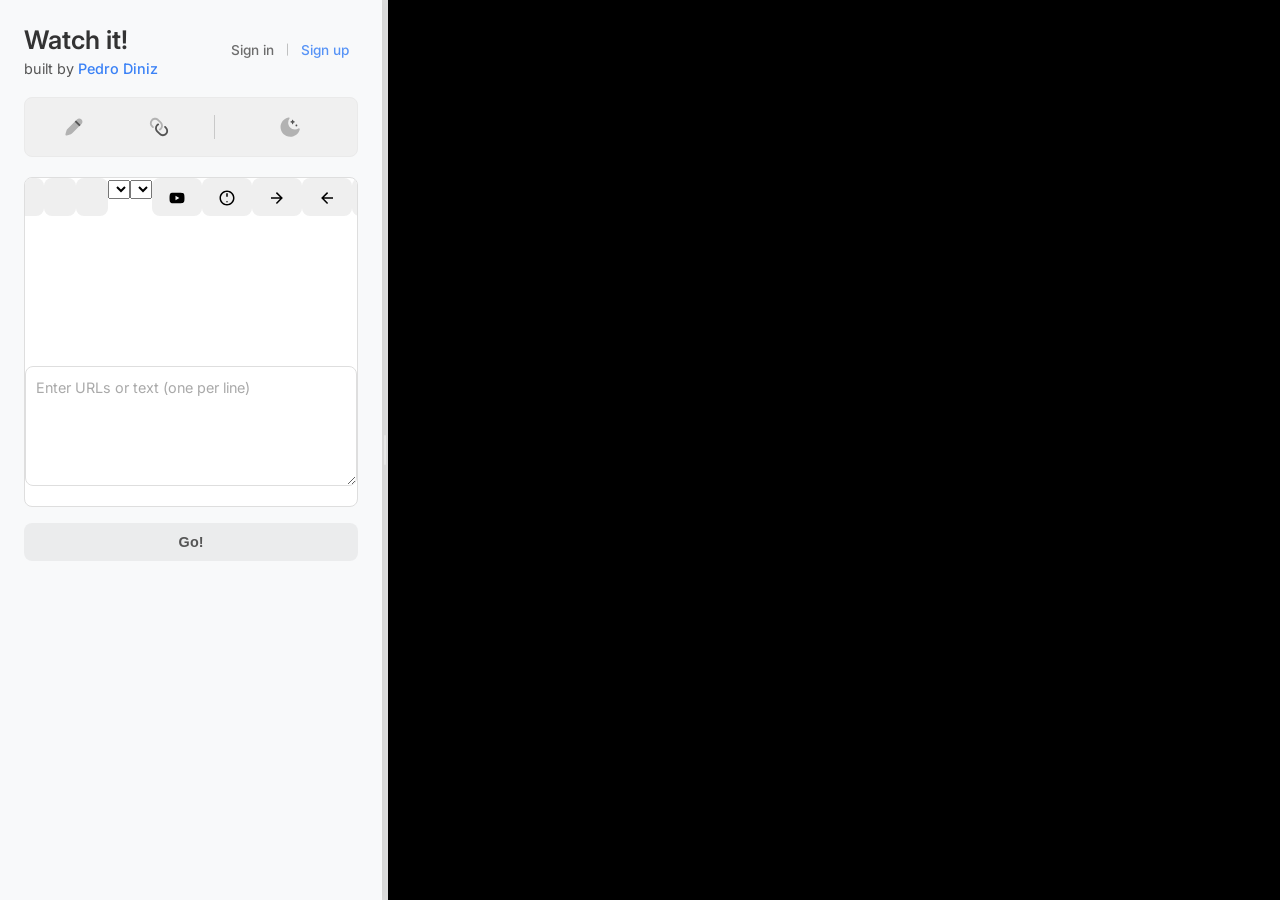
<file: index.html>
<!DOCTYPE html>
<html lang="en">
<head>
    <meta charset="UTF-8">
    <meta name="viewport" content="width=device-width, initial-scale=1.0">
    <title>Watch it!</title>
    <link rel="preconnect" href="https://fonts.googleapis.com">
    <link rel="preconnect" href="https://fonts.gstatic.com" crossorigin>
    <link href="https://fonts.googleapis.com/css2?family=Inter:wght@400;500;600&family=Roboto:wght@400;700&display=swap" rel="stylesheet">
    <!-- Include Quill stylesheet and library -->
    <link href="https://cdn.quilljs.com/1.3.6/quill.snow.css" rel="stylesheet">
    <link rel="stylesheet" href="styles.css">
</head>
<body>
    <!-- Auth links are now inside the toolbar -->
    <div id="left-panel">
        <div class="header-container">
            <div class="title-container">
                <h1>
                    <span class="title-text">Watch it!</span>
                </h1>
                <h2 class="attribution">
                    built by <a href="https://www.linkedin.com/in/pedro-diniz-619733a2/" target="_blank">Pedro Diniz</a>
                </h2>
            </div>
            <!-- Auth links -->
            <div class="auth-links" id="auth-links-container">
                <a href="#" id="signin-link">Sign in</a>
                <a href="#" id="signup-link">Sign up</a>
            </div>
        </div>
        <div class="toolbar-container">
            <div class="toolbar-group">
                <button class="toolbar-icon" id="edit-text-icon">
                    <img src="icons/pen.svg" alt="Edit text" width="20" height="20">
                    <span class="custom-tooltip">Edit text</span>
                </button>
                <!-- Save button commented out -->
                <!--
                <button class="toolbar-icon">
                    <img src="icons/floppy.svg" alt="Save" width="20" height="20">
                    <span class="custom-tooltip">Save</span>
                </button>
                -->
                <!-- Open button commented out -->
                <!--
                <button class="toolbar-icon">
                    <img src="icons/folder.svg" alt="Open" width="20" height="20">
                    <span class="custom-tooltip">Open</span>
                </button>
                -->
                <button class="toolbar-icon" id="share-icon">
                    <img src="icons/link.svg" alt="Share" width="20" height="20">
                    <span class="custom-tooltip">Share</span>
                    <div id="clipboard-feedback">Link copied!</div>
                </button>
            </div>
            <div class="toolbar-separator"></div>
            <div class="toolbar-group">
                <!-- New document button commented out -->
                <!--
                <button class="toolbar-icon">
                    <img src="icons/new-file.svg" alt="New document" width="20" height="20">
                    <span class="custom-tooltip">New document</span>
                </button>
                -->
                <button class="toolbar-icon" id="theme-toggle-icon">
                    <img src="icons/sun.svg" alt="Light mode" width="20" height="20" class="theme-icon-dark">
                    <img src="icons/moon.svg" alt="Dark mode" width="20" height="20" class="theme-icon-light">
                    <span class="custom-tooltip theme-tooltip">Dark mode</span>
                </button>
            </div>
        </div>
        <!-- Edit share container removed as functionality is now in the icons -->
        <div class="input-section">
            <!-- Editor tooltip removed -->
            <div id="editor-container">
                <div id="editor-toolbar">
                    <span class="ql-formats">
                        <button class="ql-bold quill-button" title="Bold">
                            <span class="custom-tooltip">Bold</span>
                        </button>
                        <button class="ql-italic quill-button" title="Italic">
                            <span class="custom-tooltip">Italic</span>
                        </button>
                        <button class="ql-underline quill-button" title="Underline">
                            <span class="custom-tooltip">Underline</span>
                        </button>
                        <button class="ql-strike quill-button" title="Strikethrough">
                            <span class="custom-tooltip">Strikethrough</span>
                        </button>
                        <span class="quill-select-container">
                            <select class="ql-color" title="Text Color"></select>
                            <span class="custom-tooltip">Text Color</span>
                        </span>
                        <span class="quill-select-container">
                            <select class="ql-background" title="Background Color"></select>
                            <span class="custom-tooltip">Background Color</span>
                        </span>
                        <button id="add-youtube-link" class="quill-button" title="Add YouTube Link">
                            <svg viewBox="0 0 24 24" width="18" height="18">
                                <path fill="currentColor" d="M10,15L15.19,12L10,9V15M21.56,7.17C21.69,7.64 21.78,8.27 21.84,9.07C21.91,9.87 21.94,10.56 21.94,11.16L22,12C22,14.19 21.84,15.8 21.56,16.83C21.31,17.73 20.73,18.31 19.83,18.56C19.36,18.69 18.5,18.78 17.18,18.84C15.88,18.91 14.69,18.94 13.59,18.94L12,19C7.81,19 5.2,18.84 4.17,18.56C3.27,18.31 2.69,17.73 2.44,16.83C2.31,16.36 2.22,15.73 2.16,14.93C2.09,14.13 2.06,13.44 2.06,12.84L2,12C2,9.81 2.16,8.2 2.44,7.17C2.69,6.27 3.27,5.69 4.17,5.44C4.64,5.31 5.5,5.22 6.82,5.16C8.12,5.09 9.31,5.06 10.41,5.06L12,5C16.19,5 18.8,5.16 19.83,5.44C20.73,5.69 21.31,6.27 21.56,7.17Z" />
                            </svg>
                            <span class="custom-tooltip">Add YouTube Link</span>
                        </button>
                        <button id="add-spoiler" class="quill-button" title="Add Spoiler">
                            <svg viewBox="0 0 24 24" width="18" height="18">
                                <path fill="currentColor" d="M12,2C17.52,2 22,6.48 22,12C22,17.52 17.52,22 12,22C6.48,22 2,17.52 2,12C2,6.48 6.48,2 12,2M12,4C7.58,4 4,7.58 4,12C4,16.42 7.58,20 12,20C16.42,20 20,16.42 20,12C20,7.58 16.42,4 12,4M13,10.25H11V5.75H13V10.25M12,18C11.45,18 11,17.55 11,17C11,16.45 11.45,16 12,16C12.55,16 13,16.45 13,17C13,17.55 12.55,18 12,18Z" />
                            </svg>
                            <span class="custom-tooltip">Add Spoiler</span>
                        </button>
                        <button id="section-start" class="quill-button" title="Section Start">
                            <svg viewBox="0 0 24 24" width="18" height="18">
                                <path fill="currentColor" d="M4,11V13H16L10.5,18.5L11.92,19.92L19.84,12L11.92,4.08L10.5,5.5L16,11H4Z" />
                            </svg>
                            <span class="custom-tooltip">Section Start</span>
                        </button>
                        <button id="section-end" class="quill-button" title="Section End">
                            <svg viewBox="0 0 24 24" width="18" height="18">
                                <path fill="currentColor" d="M20,11V13H8L13.5,18.5L12.08,19.92L4.16,12L12.08,4.08L13.5,5.5L8,11H20Z" />
                            </svg>
                            <span class="custom-tooltip">Section End</span>
                        </button>
                        <button id="add-break" class="quill-button" title="Add Break">
                            <svg viewBox="0 0 24 24" width="18" height="18">
                                <path fill="currentColor" d="M19,13H5V11H19V13Z" />
                            </svg>
                            <span class="custom-tooltip">Add Break</span>
                        </button>
                    </span>
                </div>
                <!-- Rich editor will be implemented in Step 11 -->
                <div id="rich-editor" style="display: none;"></div>
                <!-- Temporarily show textarea for testing until rich editor is implemented -->
                <textarea id="url-input" rows="6" style="width: 100%; padding: 10px;" placeholder="Enter URLs or text (one per line)"></textarea>
            </div>
            <div class="button-container">
                <button id="go-button">Go!</button>
            </div>
        </div>
        <div id="title-fetch-feedback">
            Title fetched successfully!
        </div>
        <div id="links-container"></div>
    </div>
    <div id="resizer"></div>
    <div id="right-panel">
        <iframe id="viewer" src="about:blank"></iframe>
    </div>
    
    <!-- Add YouTube Link Modal -->
    <div id="add-youtube-modal" class="modal">
        <div class="modal-content">
            <div id="modal-title-feedback">Title fetched successfully!</div>
            <div class="modal-header">
                <h3>Add YouTube Link</h3>
            </div>
            <div class="modal-body">
                <div class="form-group">
                    <label for="youtube-url">YouTube URL:</label>
                    <input type="text" id="youtube-url" />
                </div>
                <div class="form-group context-group">
                    <label for="youtube-context">Context (optional):</label>
                    <div class="context-input-container">
                        <input type="text" id="youtube-context" placeholder="Use // for line breaks" />
                        <button type="button" id="add-linebreak-btn" class="secondary-button">Line break</button>
                    </div>
                </div>
                <div class="form-group">
                    <label for="youtube-title">Custom Title (optional):</label>
                    <div class="context-input-container">
                        <input type="text" id="youtube-title" />
                        <button type="button" id="fetch-youtube-title-btn" class="secondary-button">Fetch Title</button>
                    </div>
                </div>
                
                <div class="time-inputs">
                    <div class="form-group">
                        <label for="youtube-start-time">Start Time (optional):</label>
                        <input type="text" id="youtube-start-time" placeholder="e.g., 1:30" />
                        <p class="format-note">Format: MM:SS or H:MM:SS</p>
                    </div>
                    <div class="form-group">
                        <label for="youtube-end-time">End Time (optional):</label>
                        <input type="text" id="youtube-end-time" placeholder="e.g., 2:45" />
                        <p class="format-note">Format: MM:SS or H:MM:SS</p>
                    </div>
                </div>
                
                <div class="modal-actions">
                    <button id="insert-youtube-link-btn" class="primary-button">Insert</button>
                    <button id="cancel-youtube-link-btn" class="cancel-button">Cancel</button>
                </div>
            </div>
        </div>
    </div>
    
    <!-- Sign In Modal -->
    <div id="signin-modal" class="modal">
        <div class="modal-content">
            <div id="signin-modal-feedback">Sign in successful!</div>
            <div class="modal-header">
                <h3>Sign In</h3>
            </div>
            <div class="modal-body">
                <div class="form-group">
                    <label for="signin-username-email">Username or Email:</label>
                    <input type="text" id="signin-username-email" />
                </div>
                <div class="form-group">
                    <label for="signin-password">Password:</label>
                    <input type="password" id="signin-password" />
                </div>
                <div class="signin-form-options">
                    <div class="checkbox-group">
                        <input type="checkbox" id="signin-remember-me" />
                        <label for="signin-remember-me">Remember me</label>
                    </div>
                    
                    <div class="forgot-password-container">
                        <a href="#" id="forgot-password-link">Forgot your password?</a>
                    </div>
                </div>
                
                <div class="modal-actions">
                    <button id="signin-btn" class="primary-button">Sign In</button>
                    <button id="signin-cancel-btn" class="cancel-button">Cancel</button>
                </div>
            </div>
        </div>
    </div>
    
    <!-- Sign Up Modal -->
    <div id="signup-modal" class="modal">
        <div class="modal-content">
            <div id="signup-modal-feedback">Account created successfully!</div>
            <div class="modal-header">
                <h3>Sign Up</h3>
            </div>
            <div class="modal-body">
                <div class="form-group">
                    <label for="signup-username">Username:</label>
                    <input type="text" id="signup-username" />
                </div>
                <div class="form-group">
                    <label for="signup-email">Email:</label>
                    <input type="email" id="signup-email" />
                </div>
                <div class="form-group">
                    <label for="signup-password">Password:</label>
                    <input type="password" id="signup-password" />
                </div>
                <div class="form-group">
                    <label for="signup-confirm-password">Confirm Password:</label>
                    <input type="password" id="signup-confirm-password" />
                </div>
                <div class="form-group checkbox-group">
                    <input type="checkbox" id="signup-terms" />
                    <label for="signup-terms">I agree to the Terms and Conditions</label>
                </div>
                
                <div class="modal-actions">
                    <button id="signup-btn" class="primary-button">Sign Up</button>
                    <button id="signup-cancel-btn" class="cancel-button">Cancel</button>
                </div>
            </div>
        </div>
    </div>
    
    <!-- Reset Password Modal -->
    <div id="reset-password-modal" class="modal">
        <div class="modal-content">
            <div id="reset-password-modal-feedback">Instructions sent successfully!</div>
            
            <div class="modal-header">
                <h3>Reset Password</h3>
            </div>
            
            <!-- Request Step -->
            <div id="reset-request-step" class="modal-body">
                <div class="form-group">
                    <label for="reset-email">Your Email:</label>
                    <input type="email" id="reset-email" placeholder="Enter your email address" />
                    <p class="format-note">We'll send instructions to reset your password</p>
                </div>
                
                <div class="modal-actions">
                    <button id="request-reset-btn" class="primary-button">Request Reset</button>
                    <button id="reset-cancel-btn" class="cancel-button">Cancel</button>
                </div>
            </div>
            
            <!-- Reset Step -->
            <div id="reset-password-step" class="modal-body" style="display: none;">
                <div class="form-group">
                    <label for="reset-token">Reset Token:</label>
                    <input type="text" id="reset-token" placeholder="Enter the token from the email" />
                    <p class="format-note">For demo purposes, the token is shown directly</p>
                </div>
                <div class="form-group">
                    <label for="reset-new-password">New Password:</label>
                    <input type="password" id="reset-new-password" />
                    <p class="format-note">Must be at least 6 characters</p>
                </div>
                <div class="form-group">
                    <label for="reset-confirm-password">Confirm Password:</label>
                    <input type="password" id="reset-confirm-password" />
                </div>
                
                <div class="modal-actions">
                    <button id="reset-password-btn" class="primary-button">Reset Password</button>
                    <button id="back-to-request-btn" class="secondary-button">Back</button>
                </div>
            </div>
        </div>
    </div>
    
    <!-- Spoiler Modal -->
    <div id="spoiler-modal" class="modal">
        <div class="modal-content">
            <div id="spoiler-modal-feedback">Spoiler inserted successfully!</div>
            
            <div class="modal-header">
                <h3>Add Spoiler Text</h3>
            </div>
            
            <div class="modal-body">
                <div class="form-group">
                    <label for="spoiler-text">Enter text to hide as spoiler:</label>
                    <textarea id="spoiler-text" rows="3"></textarea>
                </div>
                
                <div class="form-group">
                    <label for="spoiler-custom-prompt-input">Custom Prompt Text (optional):</label>
                    <input type="text" id="spoiler-custom-prompt-input" placeholder="e.g., Reveal hint">
                </div>
                
                <div class="modal-actions">
                    <button id="insert-spoiler-btn" class="primary-button">Insert</button>
                    <button id="cancel-spoiler-btn" class="cancel-button">Cancel</button>
                </div>
            </div>
        </div>
    </div>

    <script src="https://cdn.quilljs.com/1.3.6/quill.min.js"></script>
    <script src="js/app.js" type="module"></script>
</body>
</html>
</file>
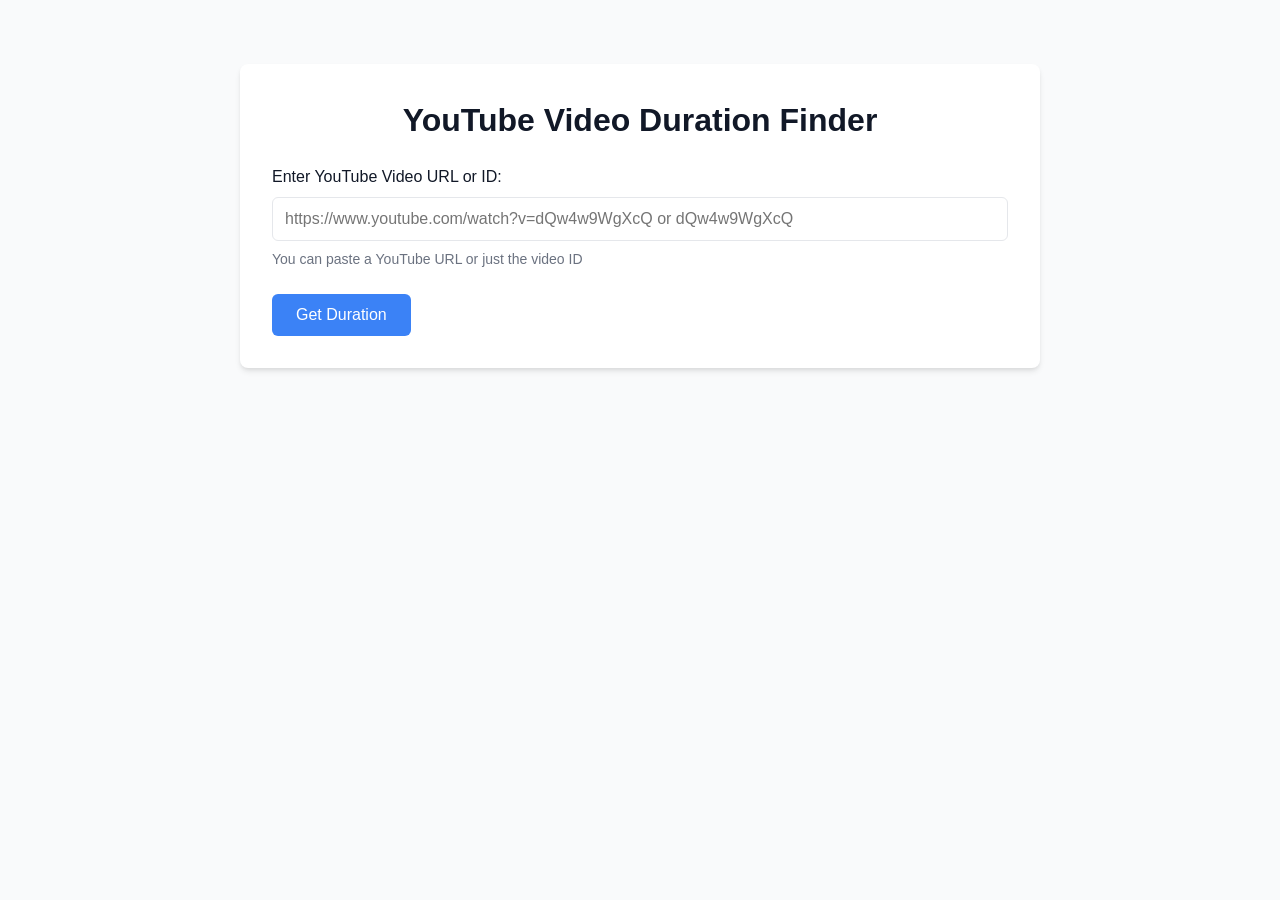
<file: youtube-duration.html>
<!DOCTYPE html>
<html lang="en">
<head>
    <meta charset="UTF-8">
    <meta name="viewport" content="width=device-width, initial-scale=1.0">
    <title>YouTube Video Duration Finder</title>
    <style>
        :root {
            --primary-color: #3B82F6;
            --bg-color: #f9fafb;
            --card-bg: #ffffff;
            --text-color: #111827;
            --border-color: #e5e7eb;
            --success-color: #10b981;
            --error-color: #ef4444;
        }

        @media (prefers-color-scheme: dark) {
            :root {
                --bg-color: #111827;
                --card-bg: #1f2937;
                --text-color: #f9fafb;
                --border-color: #374151;
            }
        }

        body {
            font-family: -apple-system, BlinkMacSystemFont, "Segoe UI", Roboto, Helvetica, Arial, sans-serif;
            background-color: var(--bg-color);
            color: var(--text-color);
            line-height: 1.5;
            padding: 2rem;
            max-width: 800px;
            margin: 0 auto;
        }

        .container {
            background-color: var(--card-bg);
            border-radius: 0.5rem;
            box-shadow: 0 4px 6px -1px rgba(0, 0, 0, 0.1), 0 2px 4px -1px rgba(0, 0, 0, 0.06);
            padding: 2rem;
            margin: 2rem auto;
        }

        h1 {
            color: var(--text-color);
            margin-top: 0;
            text-align: center;
        }

        .input-group {
            margin-bottom: 1.5rem;
        }

        label {
            display: block;
            margin-bottom: 0.5rem;
            font-weight: 500;
        }

        input[type="text"] {
            width: 100%;
            padding: 0.75rem;
            border: 1px solid var(--border-color);
            border-radius: 0.375rem;
            background-color: var(--card-bg);
            color: var(--text-color);
            font-size: 1rem;
            box-sizing: border-box;
        }

        input[type="text"]:focus {
            outline: none;
            border-color: var(--primary-color);
            box-shadow: 0 0 0 3px rgba(59, 130, 246, 0.3);
        }

        button {
            display: inline-block;
            background-color: var(--primary-color);
            color: white;
            border: none;
            border-radius: 0.375rem;
            padding: 0.75rem 1.5rem;
            font-size: 1rem;
            font-weight: 500;
            cursor: pointer;
            transition: background-color 0.2s;
        }

        button:hover {
            background-color: #2563eb;
        }

        button:disabled {
            opacity: 0.7;
            cursor: not-allowed;
        }

        .result {
            margin-top: 1.5rem;
            padding: 1.5rem;
            border-radius: 0.375rem;
            border: 1px solid var(--border-color);
            display: none;
        }

        .result.visible {
            display: block;
        }

        .result h2 {
            margin-top: 0;
            font-size: 1.25rem;
        }

        .duration {
            font-size: 2rem;
            font-weight: bold;
            color: var(--primary-color);
            text-align: center;
            margin: 1rem 0;
        }

        .video-title {
            font-size: 1.125rem;
            text-align: center;
            margin-bottom: 1rem;
        }

        .video-id {
            font-family: monospace;
            text-align: center;
            color: #6b7280;
            font-size: 0.875rem;
        }

        .details {
            margin-top: 1.5rem;
            background-color: rgba(59, 130, 246, 0.1);
            border-radius: 0.375rem;
            padding: 1rem;
            font-size: 0.875rem;
        }

        .details p {
            margin: 0.25rem 0;
        }

        .details code {
            background-color: rgba(0, 0, 0, 0.1);
            padding: 0.125rem 0.25rem;
            border-radius: 0.25rem;
            font-family: monospace;
        }

        .error {
            color: var(--error-color);
            background-color: rgba(239, 68, 68, 0.1);
            padding: 1rem;
            border-radius: 0.375rem;
            margin-top: 1rem;
            display: none;
        }

        .error.visible {
            display: block;
        }

        .info-text {
            font-size: 0.875rem;
            color: #6b7280;
            margin-top: 0.5rem;
        }

        .loading {
            display: none;
            text-align: center;
            margin: 1rem 0;
        }

        .loading.visible {
            display: block;
        }

        .loading-spinner {
            display: inline-block;
            width: 2rem;
            height: 2rem;
            border: 3px solid rgba(59, 130, 246, 0.3);
            border-radius: 50%;
            border-top-color: var(--primary-color);
            animation: spin 1s linear infinite;
        }

        @keyframes spin {
            to {
                transform: rotate(360deg);
            }
        }
    </style>
</head>
<body>
    <div class="container">
        <h1>YouTube Video Duration Finder</h1>
        
        <div class="input-group">
            <label for="youtube-url">Enter YouTube Video URL or ID:</label>
            <input type="text" id="youtube-url" placeholder="https://www.youtube.com/watch?v=dQw4w9WgXcQ or dQw4w9WgXcQ">
            <p class="info-text">You can paste a YouTube URL or just the video ID</p>
        </div>
        
        <button id="get-duration" type="button">Get Duration</button>
        
        <div class="loading" id="loading">
            <div class="loading-spinner"></div>
            <p>Fetching video information...</p>
        </div>
        
        <div class="error" id="error"></div>
        
        <div class="result" id="result">
            <h2>Video Information</h2>
            <div class="video-title" id="video-title"></div>
            <div class="duration" id="duration"></div>
            <div class="video-id" id="video-id"></div>
            
            <div class="details" id="details">
                <p><strong>Duration in seconds:</strong> <span id="duration-seconds"></span></p>
                <p><strong>Method used:</strong> <span id="method-used"></span></p>
            </div>
        </div>
    </div>

    <script>
        document.addEventListener('DOMContentLoaded', function() {
            const urlInput = document.getElementById('youtube-url');
            const getDurationButton = document.getElementById('get-duration');
            const loadingElement = document.getElementById('loading');
            const errorElement = document.getElementById('error');
            const resultElement = document.getElementById('result');
            const durationElement = document.getElementById('duration');
            const videoTitleElement = document.getElementById('video-title');
            const videoIdElement = document.getElementById('video-id');
            const durationSecondsElement = document.getElementById('duration-seconds');
            const methodUsedElement = document.getElementById('method-used');
            
            // Handle Enter key in the input field
            urlInput.addEventListener('keyup', function(event) {
                if (event.key === 'Enter') {
                    getDurationButton.click();
                }
            });
            
            // Handle button click
            getDurationButton.addEventListener('click', async function() {
                const url = urlInput.value.trim();
                
                if (!url) {
                    showError('Please enter a YouTube URL or video ID');
                    return;
                }
                
                // Extract video ID from URL or use the input if it's just the ID
                const videoId = extractVideoId(url);
                
                if (!videoId) {
                    showError('Invalid YouTube URL or video ID');
                    return;
                }
                
                // Clear previous results
                clearResults();
                
                // Show loading
                loadingElement.classList.add('visible');
                getDurationButton.disabled = true;
                
                try {
                    // Try to get video information
                    const videoInfo = await getVideoInformation(videoId);
                    
                    // Update UI with results
                    displayResults(videoInfo);
                } catch (error) {
                    console.error('Error getting video information:', error);
                    showError('Failed to get video information: ' + error.message);
                } finally {
                    // Hide loading
                    loadingElement.classList.remove('visible');
                    getDurationButton.disabled = false;
                }
            });
            
            // Function to extract video ID from various YouTube URL formats
            function extractVideoId(input) {
                // Check if input is just the video ID (11 characters)
                if (/^[a-zA-Z0-9_-]{11}$/.test(input)) {
                    return input;
                }
                
                // Try to extract from URL
                let match;
                
                // youtu.be short URL format
                if (input.includes('youtu.be/')) {
                    match = input.match(/youtu\.be\/([a-zA-Z0-9_-]{11})/);
                    if (match) return match[1];
                }
                
                // Standard youtube.com URL formats
                match = input.match(/youtube\.com\/(watch\?v=|v\/|embed\/|shorts\/)([a-zA-Z0-9_-]{11})/);
                if (match) return match[2];
                
                // URL with v parameter
                const url = new URL(input, 'https://example.com');
                const videoId = url.searchParams.get('v');
                if (videoId && videoId.length === 11) return videoId;
                
                return null;
            }
            
            // Function to get video information from a video ID
            async function getVideoInformation(videoId) {
                // Define methods to try
                const methods = [
                    { name: 'Predefined list', fn: getPredefinedVideoInfo },
                    { name: 'Cached data', fn: getCachedVideoInfo },
                    { name: 'oEmbed API', fn: getOEmbedVideoInfo },
                    { name: 'HTML content', fn: getVideoInfoFromHTML }
                ];
                
                // Try each method in order
                for (const method of methods) {
                    try {
                        const info = await method.fn(videoId);
                        if (info && info.duration) {
                            return { ...info, method: method.name };
                        }
                    } catch (error) {
                        console.warn(`Method ${method.name} failed:`, error);
                    }
                }
                
                // If all methods fail, make an educated guess
                return {
                    title: `YouTube Video: ${videoId}`,
                    duration: estimateVideoDuration(videoId),
                    videoId: videoId,
                    method: 'Estimation'
                };
            }
            
            // Method 1: Use predefined video information
            async function getPredefinedVideoInfo(videoId) {
                const predefinedVideos = {
                    // Tech/Education
                    'DI-LKs3GpeE': { title: 'Former Google CEO: "China Will Win AI Race Unless We Act Now"', duration: 3683 }, // 1:01:23
                    'jNQXAC9IVRw': { title: 'Me at the zoo', duration: 19 }, // 0:19
                    'LXb3EKWsInQ': { title: 'Git & GitHub Crash Course For Beginners', duration: 2059 }, // 34:19
                    'fNVa1qMbF9Y': { title: 'GitHub Tutorial - Beginner\'s Training Guide', duration: 665 }, // 11:05
                    'rfscVS0vtbw': { title: 'Learn Python - Full Course for Beginners', duration: 16922 }, // 4:42:02
                    
                    // Music
                    'b4QIaBMvZqc': { title: 'FUSION BAIÃO | Mateus Starling Quarteto | QUINTO', duration: 238 }, // 3:58
                    'dQw4w9WgXcQ': { title: 'Rick Astley - Never Gonna Give You Up', duration: 212 }, // 3:32
                    '9bZkp7q19f0': { title: 'PSY - GANGNAM STYLE(강남스타일)', duration: 253 }, // 4:13
                    '_CL6n0FJZpk': { title: 'Michael Jackson - Billie Jean (Official Video)', duration: 294 }, // 4:54
                    '6Ejga4kJUts': { title: 'The Cranberries - Zombie (Official Music Video)', duration: 307 }, // 5:07
                    
                    // Popular videos
                    'fC7oUOUEEi4': { title: 'Get Stick Bugged lol', duration: 11 }, // 0:11
                    'CttYJgr9vgQ': { title: 'Interstellar - TARS vs CASE', duration: 196 }, // 3:16
                    'mhJRzQsLZGg': { title: 'Bloopers That Were Better Than The Original Scene', duration: 899 }, // 14:59
                    'sOnqjkJTMaA': { title: 'Michael Jordan Top 50 All Time Plays', duration: 623 } // 10:23
                };
                
                if (predefinedVideos[videoId]) {
                    return {
                        title: predefinedVideos[videoId].title,
                        duration: predefinedVideos[videoId].duration,
                        videoId: videoId
                    };
                }
                
                return null;
            }
            
            // Method 2: Use cached data from localStorage
            async function getCachedVideoInfo(videoId) {
                const cached = localStorage.getItem(`video_info_${videoId}`);
                if (cached) {
                    return JSON.parse(cached);
                }
                return null;
            }
            
            // Method 3: Use YouTube's oEmbed API
            async function getOEmbedVideoInfo(videoId) {
                const oEmbedUrl = `https://www.youtube.com/oembed?url=https://www.youtube.com/watch?v=${videoId}&format=json`;
                const response = await fetch(oEmbedUrl);
                
                if (!response.ok) {
                    throw new Error(`oEmbed API failed with status: ${response.status}`);
                }
                
                const data = await response.json();
                
                // oEmbed doesn't provide duration, so we have to fetch the HTML
                const title = data.title;
                
                // Need to fetch HTML separately to get duration
                const htmlInfo = await getVideoInfoFromHTML(videoId);
                
                return {
                    title: title,
                    duration: htmlInfo ? htmlInfo.duration : null,
                    videoId: videoId
                };
            }
            
            // Method 4: Extract information from HTML
            async function getVideoInfoFromHTML(videoId) {
                // Use CORS proxy to get around CORS restrictions
                const corsProxy = 'https://corsproxy.io/?';
                const url = `${corsProxy}https://www.youtube.com/watch?v=${videoId}`;
                
                const response = await fetch(url, {
                    headers: {
                        'User-Agent': 'Mozilla/5.0 (Windows NT 10.0; Win64; x64) AppleWebKit/537.36 (KHTML, like Gecko) Chrome/91.0.4472.124 Safari/537.36'
                    }
                });
                
                if (!response.ok) {
                    throw new Error(`Failed to fetch HTML: ${response.status}`);
                }
                
                const html = await response.text();
                
                // Try to extract title
                let title = '';
                const titleMatch = html.match(/<title>([^<]*)<\/title>/);
                if (titleMatch && titleMatch[1]) {
                    title = titleMatch[1].replace(' - YouTube', '');
                }
                
                // Try different patterns to extract duration
                
                // Pattern 1: Look for "lengthSeconds" in the JSON data
                let lengthSecondsMatch = html.match(/"lengthSeconds":\s*"(\d+)"/);
                if (!lengthSecondsMatch) {
                    lengthSecondsMatch = html.match(/"lengthSeconds":\s*(\d+)/);
                }
                
                if (lengthSecondsMatch && lengthSecondsMatch[1]) {
                    const duration = parseInt(lengthSecondsMatch[1], 10);
                    
                    // Cache the result
                    localStorage.setItem(`video_info_${videoId}`, JSON.stringify({
                        title: title,
                        duration: duration,
                        videoId: videoId
                    }));
                    
                    return {
                        title: title,
                        duration: duration,
                        videoId: videoId
                    };
                }
                
                // Pattern 2: Look for "approxDurationMs" in the JSON data
                let durationMsMatch = html.match(/"approxDurationMs":\s*"(\d+)"/);
                if (!durationMsMatch) {
                    durationMsMatch = html.match(/"approxDurationMs":\s*(\d+)/);
                }
                
                if (durationMsMatch && durationMsMatch[1]) {
                    const durationMs = parseInt(durationMsMatch[1], 10);
                    const duration = Math.floor(durationMs / 1000);
                    
                    // Cache the result
                    localStorage.setItem(`video_info_${videoId}`, JSON.stringify({
                        title: title,
                        duration: duration,
                        videoId: videoId
                    }));
                    
                    return {
                        title: title,
                        duration: duration,
                        videoId: videoId
                    };
                }
                
                // Pattern 3: Look for duration in ISO 8601 format
                const isoDurationMatch = html.match(/PT((\d+)H)?((\d+)M)?((\d+)S)?/);
                if (isoDurationMatch) {
                    let duration = 0;
                    const hours = isoDurationMatch[2] ? parseInt(isoDurationMatch[2], 10) : 0;
                    const minutes = isoDurationMatch[4] ? parseInt(isoDurationMatch[4], 10) : 0;
                    const seconds = isoDurationMatch[6] ? parseInt(isoDurationMatch[6], 10) : 0;
                    
                    duration = hours * 3600 + minutes * 60 + seconds;
                    
                    if (duration > 0) {
                        // Cache the result
                        localStorage.setItem(`video_info_${videoId}`, JSON.stringify({
                            title: title,
                            duration: duration,
                            videoId: videoId
                        }));
                        
                        return {
                            title: title,
                            duration: duration,
                            videoId: videoId
                        };
                    }
                }
                
                // Pattern 4: Look for "duration" in seconds
                const simpleDurationMatch = html.match(/"duration":\s*(\d+)/);
                if (simpleDurationMatch && simpleDurationMatch[1]) {
                    const duration = parseInt(simpleDurationMatch[1], 10);
                    
                    // Cache the result
                    localStorage.setItem(`video_info_${videoId}`, JSON.stringify({
                        title: title,
                        duration: duration,
                        videoId: videoId
                    }));
                    
                    return {
                        title: title,
                        duration: duration,
                        videoId: videoId
                    };
                }
                
                // Pattern 5: Look for length in video details text
                const detailsMatch = html.match(/(\d+)\s+minute[s]?(?:\s*,\s*(\d+)\s+second[s]?)?/);
                if (detailsMatch) {
                    const minutes = detailsMatch[1] ? parseInt(detailsMatch[1], 10) : 0;
                    const seconds = detailsMatch[2] ? parseInt(detailsMatch[2], 10) : 0;
                    const duration = minutes * 60 + seconds;
                    
                    // Cache the result
                    localStorage.setItem(`video_info_${videoId}`, JSON.stringify({
                        title: title,
                        duration: duration,
                        videoId: videoId
                    }));
                    
                    return {
                        title: title,
                        duration: duration,
                        videoId: videoId
                    };
                }
                
                // Return title only if we couldn't find duration
                if (title) {
                    return {
                        title: title,
                        duration: null,
                        videoId: videoId
                    };
                }
                
                return null;
            }
            
            // Function to make an educated guess about video duration
            function estimateVideoDuration(videoId) {
                // For educational content, use longer duration estimate
                if (videoId.startsWith('L') || videoId.startsWith('f') || videoId.startsWith('r')) {
                    return 1200; // 20 minutes
                }
                
                // For music videos, use medium duration estimate
                if (videoId.startsWith('d') || videoId.startsWith('9') || videoId.startsWith('_')) {
                    return 240; // 4 minutes
                }
                
                // Use the ASCII value of the first character as a semi-random but consistent number
                const firstChar = videoId.charAt(0);
                const asciiValue = firstChar.charCodeAt(0);
                
                // Generate a somewhat random but consistent duration between 3 and 15 minutes
                return 180 + (asciiValue % 15) * 60;
            }
            
            // Function to format seconds as hours, minutes, seconds
            function formatDuration(seconds) {
                const hours = Math.floor(seconds / 3600);
                const minutes = Math.floor((seconds % 3600) / 60);
                const remainingSeconds = seconds % 60;
                
                let formattedDuration = '';
                
                if (hours > 0) {
                    formattedDuration += `${hours}:`;
                    formattedDuration += `${minutes.toString().padStart(2, '0')}:`;
                } else {
                    formattedDuration += `${minutes}:`;
                }
                
                formattedDuration += remainingSeconds.toString().padStart(2, '0');
                
                return formattedDuration;
            }
            
            // Function to show error message
            function showError(message) {
                errorElement.textContent = message;
                errorElement.classList.add('visible');
                resultElement.classList.remove('visible');
            }
            
            // Function to clear results and errors
            function clearResults() {
                errorElement.textContent = '';
                errorElement.classList.remove('visible');
                resultElement.classList.remove('visible');
            }
            
            // Function to display the results
            function displayResults(videoInfo) {
                if (!videoInfo || !videoInfo.duration) {
                    showError('Could not determine video duration');
                    return;
                }
                
                // Format duration
                const formattedDuration = formatDuration(videoInfo.duration);
                
                // Update UI elements
                durationElement.textContent = formattedDuration;
                videoTitleElement.textContent = videoInfo.title || `Video: ${videoInfo.videoId}`;
                videoIdElement.textContent = `Video ID: ${videoInfo.videoId}`;
                durationSecondsElement.textContent = videoInfo.duration;
                methodUsedElement.textContent = videoInfo.method || 'Unknown';
                
                // Show result
                resultElement.classList.add('visible');
            }
        });
    </script>
</body>
</html>
</file>
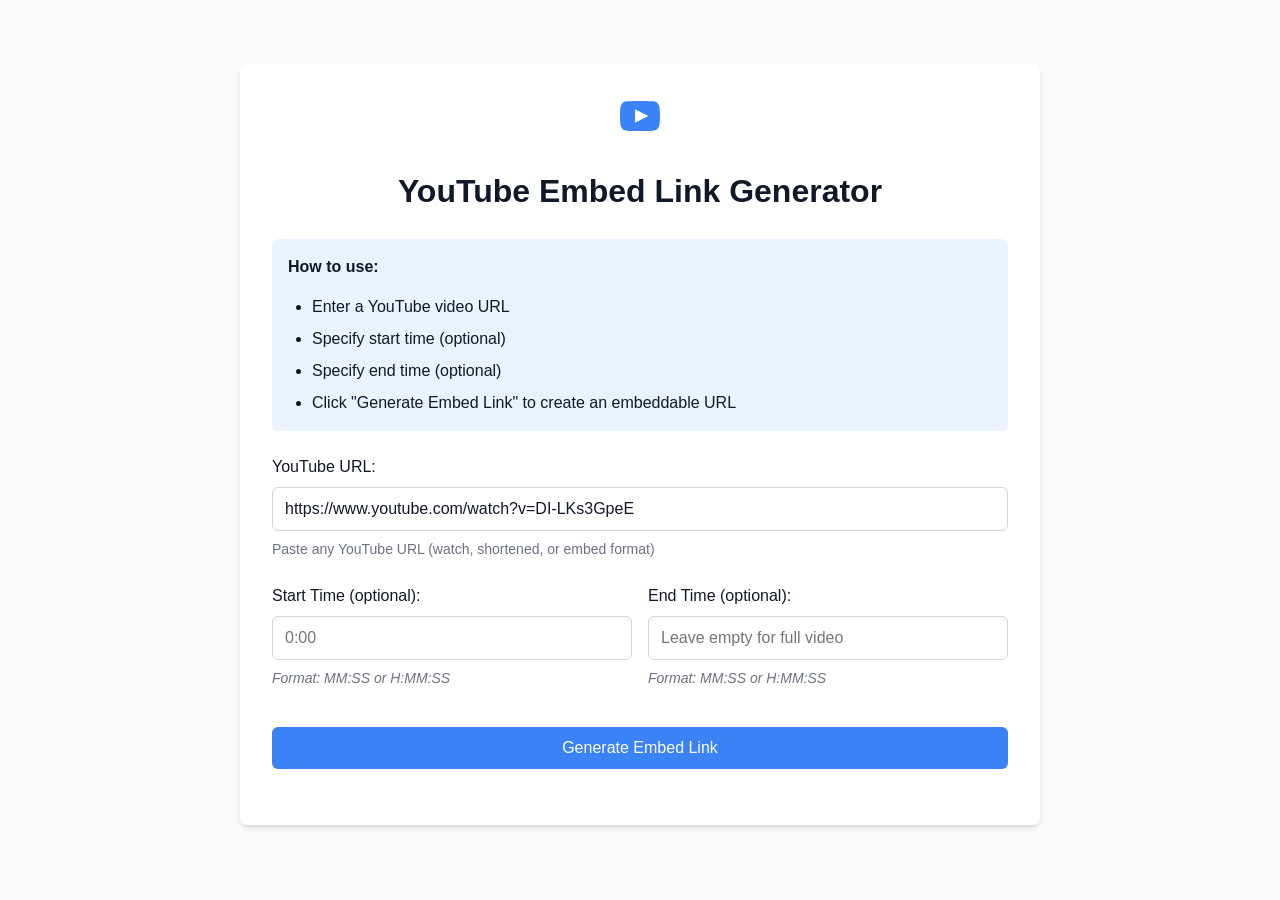
<file: youtube-embed.html>
<!DOCTYPE html>
<html lang="en">
<head>
    <meta charset="UTF-8">
    <meta name="viewport" content="width=device-width, initial-scale=1.0">
    <title>YouTube Embed Link Generator</title>
    <style>
        :root {
            --primary-color: #3B82F6;
            --bg-color: #f9fafb;
            --card-bg: #ffffff;
            --text-color: #111827;
            --border-color: #e5e7eb;
            --success-color: #10b981;
            --error-color: #ef4444;
            --input-bg: #ffffff;
            --input-border: #d1d5db;
        }

        @media (prefers-color-scheme: dark) {
            :root {
                --bg-color: #111827;
                --card-bg: #1f2937;
                --text-color: #f9fafb;
                --border-color: #374151;
                --input-bg: #374151;
                --input-border: #4b5563;
            }
        }

        body {
            font-family: -apple-system, BlinkMacSystemFont, "Segoe UI", Roboto, Helvetica, Arial, sans-serif;
            background-color: var(--bg-color);
            color: var(--text-color);
            line-height: 1.5;
            padding: 2rem;
            max-width: 800px;
            margin: 0 auto;
        }

        .container {
            background-color: var(--card-bg);
            border-radius: 0.5rem;
            box-shadow: 0 4px 6px -1px rgba(0, 0, 0, 0.1), 0 2px 4px -1px rgba(0, 0, 0, 0.06);
            padding: 2rem;
            margin: 2rem auto;
        }

        h1 {
            color: var(--text-color);
            margin-top: 0;
            text-align: center;
            margin-bottom: 1.5rem;
        }

        .input-group {
            margin-bottom: 1.5rem;
        }

        label {
            display: block;
            margin-bottom: 0.5rem;
            font-weight: 500;
        }

        input[type="text"], input[type="url"] {
            width: 100%;
            padding: 0.75rem;
            border: 1px solid var(--input-border);
            border-radius: 0.375rem;
            background-color: var(--input-bg);
            color: var(--text-color);
            font-size: 1rem;
            box-sizing: border-box;
        }

        input[type="text"]:focus, input[type="url"]:focus {
            outline: none;
            border-color: var(--primary-color);
            box-shadow: 0 0 0 3px rgba(59, 130, 246, 0.3);
        }

        .time-inputs {
            display: flex;
            gap: 1rem;
        }

        .time-inputs .input-group {
            flex: 1;
        }

        button {
            display: block;
            width: 100%;
            background-color: var(--primary-color);
            color: white;
            border: none;
            border-radius: 0.375rem;
            padding: 0.75rem 1.5rem;
            font-size: 1rem;
            font-weight: 500;
            cursor: pointer;
            transition: background-color 0.2s;
            margin-bottom: 1.5rem;
        }

        button:hover {
            background-color: #2563eb;
        }

        button:disabled {
            opacity: 0.7;
            cursor: not-allowed;
        }

        .result {
            margin-top: 2rem;
            padding: 1.5rem;
            border-radius: 0.375rem;
            border: 1px solid var(--border-color);
            display: none;
            background-color: rgba(59, 130, 246, 0.1);
        }

        .result.visible {
            display: block;
        }

        .result h2 {
            margin-top: 0;
            font-size: 1.25rem;
            margin-bottom: 1rem;
        }

        .embed-link {
            font-family: monospace;
            word-break: break-all;
            padding: 0.75rem;
            background-color: var(--card-bg);
            border: 1px solid var(--border-color);
            border-radius: 0.375rem;
            margin-bottom: 1.5rem;
        }

        .preview {
            margin-top: 1.5rem;
            width: 100%;
            border: 1px solid var(--border-color);
            border-radius: 0.375rem;
            overflow: hidden;
            background-color: #000;
        }

        iframe {
            width: 100%;
            height: 450px;
            border: none;
        }

        .copy-button {
            background-color: var(--success-color);
            margin-bottom: 0;
        }

        .copy-button:hover {
            background-color: #0d9488;
        }

        .error {
            display: none;
            color: var(--error-color);
            background-color: rgba(239, 68, 68, 0.1);
            padding: 1rem;
            border-radius: 0.375rem;
            margin-bottom: 1.5rem;
        }

        .error.visible {
            display: block;
        }

        .info-text {
            font-size: 0.875rem;
            color: #6b7280;
            margin-top: 0.5rem;
        }

        .instructions {
            background-color: rgba(59, 130, 246, 0.1);
            border-radius: 0.375rem;
            padding: 1rem;
            margin-bottom: 1.5rem;
        }

        .instructions h3 {
            margin-top: 0;
            font-size: 1rem;
        }

        .instructions ul {
            margin-bottom: 0;
            padding-left: 1.5rem;
        }

        .instructions li {
            margin-bottom: 0.5rem;
        }

        .instructions li:last-child {
            margin-bottom: 0;
        }

        .format-note {
            font-style: italic;
            margin-top: 0.5rem;
            font-size: 0.875rem;
            color: #6b7280;
        }

        .logo {
            margin-bottom: 1.5rem;
            text-align: center;
        }

        .logo svg {
            height: 40px;
            width: auto;
            color: var(--primary-color);
        }

        @media (max-width: 600px) {
            .time-inputs {
                flex-direction: column;
                gap: 0;
            }
        }
    </style>
</head>
<body>
    <div class="container">
        <div class="logo">
            <svg xmlns="http://www.w3.org/2000/svg" viewBox="0 0 24 24" fill="currentColor">
                <path d="M19.615 3.184c-3.604-.246-11.631-.245-15.23 0-3.897.266-4.356 2.62-4.385 8.816.029 6.185.484 8.549 4.385 8.816 3.6.245 11.626.246 15.23 0 3.897-.266 4.356-2.62 4.385-8.816-.029-6.185-.484-8.549-4.385-8.816zm-10.615 12.816v-8l8 3.993-8 4.007z"/>
            </svg>
        </div>

        <h1>YouTube Embed Link Generator</h1>

        <div class="instructions">
            <h3>How to use:</h3>
            <ul>
                <li>Enter a YouTube video URL</li>
                <li>Specify start time (optional)</li>
                <li>Specify end time (optional)</li>
                <li>Click "Generate Embed Link" to create an embeddable URL</li>
            </ul>
        </div>

        <div class="input-group">
            <label for="youtube-url">YouTube URL:</label>
            <input type="url" id="youtube-url" placeholder="https://www.youtube.com/watch?v=DI-LKs3GpeE">
            <p class="info-text">Paste any YouTube URL (watch, shortened, or embed format)</p>
        </div>

        <div class="time-inputs">
            <div class="input-group">
                <label for="start-time">Start Time (optional):</label>
                <input type="text" id="start-time" placeholder="0:00">
                <p class="format-note">Format: MM:SS or H:MM:SS</p>
            </div>

            <div class="input-group">
                <label for="end-time">End Time (optional):</label>
                <input type="text" id="end-time" placeholder="Leave empty for full video">
                <p class="format-note">Format: MM:SS or H:MM:SS</p>
            </div>
        </div>

        <button id="generate-button">Generate Embed Link</button>

        <div class="error" id="error"></div>

        <div class="result" id="result">
            <h2>Embed Link</h2>
            <div class="embed-link" id="embed-link"></div>
            <button id="copy-button" class="copy-button">Copy Link</button>

            <h2>Preview</h2>
            <div class="preview">
                <iframe id="preview-iframe" src="about:blank" allowfullscreen></iframe>
            </div>
        </div>
    </div>

    <script>
        document.addEventListener('DOMContentLoaded', function() {
            const youtubeUrlInput = document.getElementById('youtube-url');
            const startTimeInput = document.getElementById('start-time');
            const endTimeInput = document.getElementById('end-time');
            const generateButton = document.getElementById('generate-button');
            const resultElement = document.getElementById('result');
            const embedLinkElement = document.getElementById('embed-link');
            const previewIframe = document.getElementById('preview-iframe');
            const copyButton = document.getElementById('copy-button');
            const errorElement = document.getElementById('error');

            // Handle Enter key
            [youtubeUrlInput, startTimeInput, endTimeInput].forEach(input => {
                input.addEventListener('keyup', function(event) {
                    if (event.key === 'Enter') {
                        generateButton.click();
                    }
                });
            });

            // Generate embed link
            generateButton.addEventListener('click', function() {
                const url = youtubeUrlInput.value.trim();
                const startTime = startTimeInput.value.trim();
                const endTime = endTimeInput.value.trim();

                // Clear any previous errors
                hideError();

                // Validate URL
                if (!url) {
                    showError('Please enter a YouTube URL');
                    return;
                }

                // Extract video ID
                const videoId = extractVideoId(url);
                if (!videoId) {
                    showError('Invalid YouTube URL. Please enter a valid YouTube video link.');
                    return;
                }

                // Convert time format to seconds
                let startSeconds = timeToSeconds(startTime);
                let endSeconds = timeToSeconds(endTime);

                // Validate times
                if (startTime && startSeconds === null) {
                    showError('Invalid start time format. Please use MM:SS or H:MM:SS format.');
                    return;
                }

                if (endTime && endSeconds === null) {
                    showError('Invalid end time format. Please use MM:SS or H:MM:SS format.');
                    return;
                }

                if (startSeconds !== null && endSeconds !== null && startSeconds >= endSeconds) {
                    showError('Start time must be less than end time.');
                    return;
                }

                // Generate embed URL
                let embedUrl = `https://www.youtube.com/embed/${videoId}?rel=0`;
                
                // Add time parameters if provided
                if (startSeconds !== null) {
                    embedUrl += `&start=${startSeconds}`;
                }
                
                if (endSeconds !== null) {
                    embedUrl += `&end=${endSeconds}`;
                }

                // Update UI
                embedLinkElement.textContent = embedUrl;
                previewIframe.src = embedUrl;
                resultElement.classList.add('visible');

                // Scroll to results
                resultElement.scrollIntoView({ behavior: 'smooth', block: 'start' });
            });

            // Copy link button
            copyButton.addEventListener('click', function() {
                const embedLink = embedLinkElement.textContent;
                navigator.clipboard.writeText(embedLink).then(function() {
                    const originalText = copyButton.textContent;
                    copyButton.textContent = 'Copied!';
                    setTimeout(() => {
                        copyButton.textContent = originalText;
                    }, 2000);
                }).catch(function(err) {
                    showError('Failed to copy: ' + err);
                });
            });

            // Function to extract YouTube video ID from various URL formats
            function extractVideoId(url) {
                // Check if input is just the video ID (11 characters)
                if (/^[a-zA-Z0-9_-]{11}$/.test(url)) {
                    return url;
                }
                
                try {
                    // Try different URL patterns
                    let match;
                    
                    // youtu.be format
                    if (url.includes('youtu.be/')) {
                        match = url.match(/youtu\.be\/([a-zA-Z0-9_-]{11})/);
                        if (match) return match[1];
                    }
                    
                    // youtube.com/v/ format
                    if (url.includes('youtube.com/v/')) {
                        match = url.match(/youtube\.com\/v\/([a-zA-Z0-9_-]{11})/);
                        if (match) return match[1];
                    }
                    
                    // youtube.com/embed/ format
                    if (url.includes('youtube.com/embed/')) {
                        match = url.match(/youtube\.com\/embed\/([a-zA-Z0-9_-]{11})/);
                        if (match) return match[1];
                    }
                    
                    // youtube.com/watch?v= format
                    if (url.includes('youtube.com/watch')) {
                        const urlObj = new URL(url);
                        const videoId = urlObj.searchParams.get('v');
                        if (videoId && videoId.length === 11) return videoId;
                    }
                    
                    // Try standard regex for various formats
                    match = url.match(/(?:youtube\.com\/(?:[^\/]+\/.+\/|(?:v|e(?:mbed)?)\/|.*[?&]v=)|youtu\.be\/)([^"&?\/\s]{11})/);
                    if (match && match[1]) return match[1];
                    
                    return null;
                } catch (error) {
                    console.error('Error extracting video ID:', error);
                    return null;
                }
            }

            // Function to convert time format (MM:SS or H:MM:SS) to seconds
            function timeToSeconds(timeString) {
                if (!timeString) return null;

                // Handle various time formats
                let seconds = 0;
                let parts;

                // Handle MM:SS format
                if (/^\d+:\d{2}$/.test(timeString)) {
                    parts = timeString.split(':');
                    const minutes = parseInt(parts[0], 10);
                    const secs = parseInt(parts[1], 10);
                    
                    if (secs >= 60) return null; // Invalid seconds value
                    seconds = minutes * 60 + secs;
                    return seconds;
                }
                
                // Handle H:MM:SS format
                if (/^\d+:\d{2}:\d{2}$/.test(timeString)) {
                    parts = timeString.split(':');
                    const hours = parseInt(parts[0], 10);
                    const minutes = parseInt(parts[1], 10);
                    const secs = parseInt(parts[2], 10);
                    
                    if (minutes >= 60 || secs >= 60) return null; // Invalid values
                    seconds = hours * 3600 + minutes * 60 + secs;
                    return seconds;
                }
                
                // Handle just seconds as a number
                if (/^\d+$/.test(timeString)) {
                    return parseInt(timeString, 10);
                }
                
                return null; // Invalid format
            }

            // Function to show error message
            function showError(message) {
                errorElement.textContent = message;
                errorElement.classList.add('visible');
                resultElement.classList.remove('visible');
            }

            // Function to hide error message
            function hideError() {
                errorElement.textContent = '';
                errorElement.classList.remove('visible');
            }

            // Preload the example for easy testing
            if (!youtubeUrlInput.value) {
                youtubeUrlInput.value = "https://www.youtube.com/watch?v=DI-LKs3GpeE";
            }
        });
    </script>
</body>
</html>
</file>
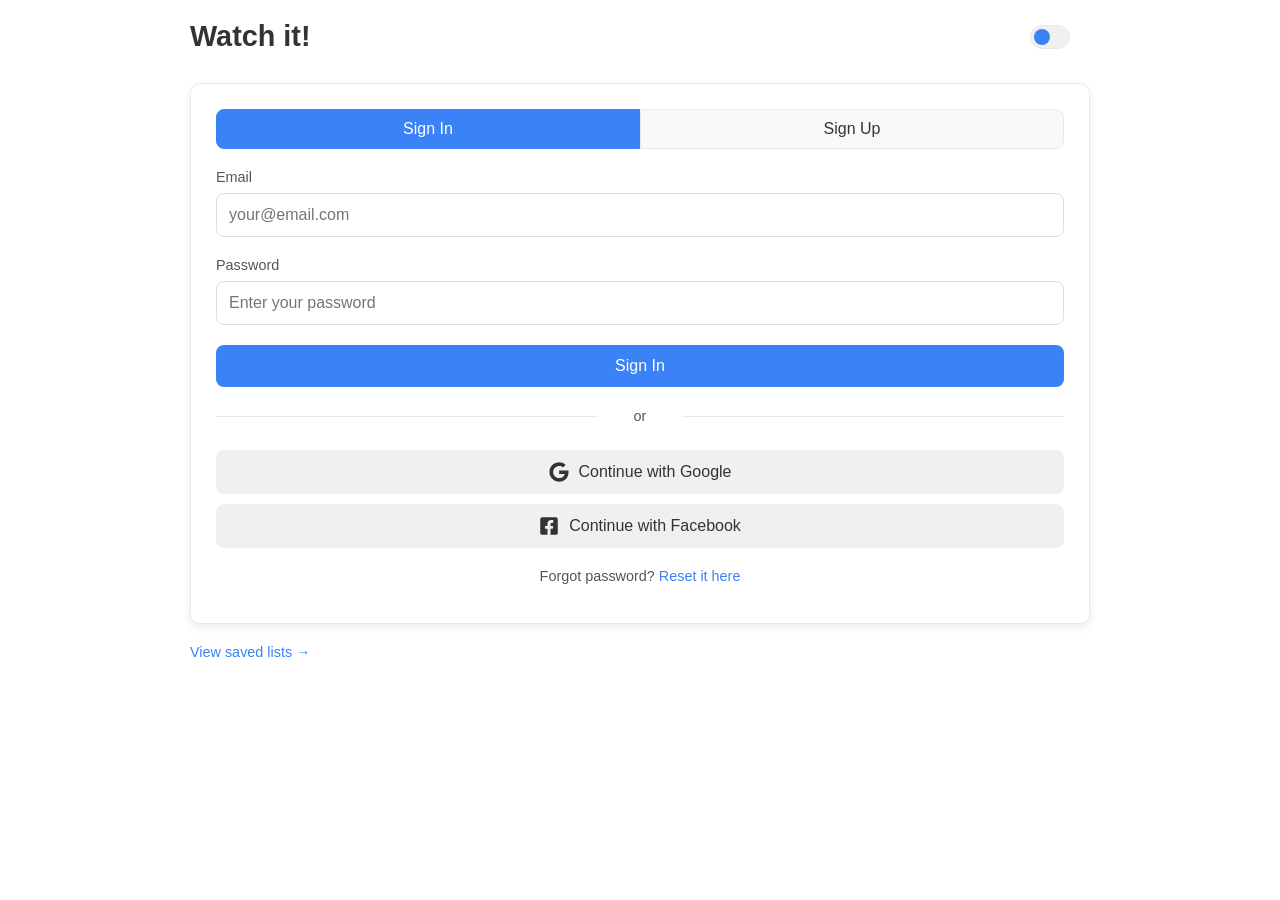
<file: test/auth-mockup.html>
<!DOCTYPE html>
<html lang="en">
<head>
    <meta charset="UTF-8">
    <meta name="viewport" content="width=device-width, initial-scale=1.0">
    <title>User Authentication - Watch it!</title>
    <style>
        :root {
            --bg-primary: #ffffff;
            --bg-secondary: #f8f9fa;
            --bg-tertiary: #f0f0f0;
            --text-primary: #333333;
            --text-secondary: #555555;
            --accent-primary: #3B82F6;
            --accent-secondary: #3B82F6;
            --card-bg: #ffffff;
            --card-shadow: 0 4px 8px rgba(0, 0, 0, 0.08);
            --border-color: #eaeaea;
            --input-bg: #ffffff;
            --input-border: #dedede;
            --error-color: #ef4444;
            --success-color: #10b981;
        }

        [data-theme="dark"] {
            --bg-primary: #1e1e1e;
            --bg-secondary: #252525;
            --bg-tertiary: #2d2d2d;
            --text-primary: #e0e0e0;
            --text-secondary: #b0b0b0;
            --accent-primary: #60A5FA;
            --accent-secondary: #60A5FA;
            --card-bg: #333333;
            --card-shadow: 0 4px 8px rgba(0, 0, 0, 0.2);
            --border-color: #444444;
            --input-bg: #333333;
            --input-border: #555555;
            --error-color: #f87171;
            --success-color: #34d399;
        }

        * {
            box-sizing: border-box;
            transition: background-color 0.3s, color 0.3s;
        }

        body {
            margin: 0;
            padding: 20px;
            font-family: 'Inter', -apple-system, BlinkMacSystemFont, "Segoe UI", Roboto, sans-serif;
            background-color: var(--bg-primary);
            color: var(--text-primary);
            min-height: 100vh;
            display: flex;
            flex-direction: column;
            align-items: center;
        }

        .container {
            width: 100%;
            max-width: 900px;
            margin: 0 auto;
        }

        header {
            display: flex;
            justify-content: space-between;
            align-items: center;
            margin-bottom: 30px;
            width: 100%;
        }

        h1 {
            margin: 0;
            font-size: 1.8rem;
        }

        .top-controls {
            display: flex;
            align-items: center;
            gap: 15px;
        }

        .theme-toggle-container {
            display: flex;
            align-items: center;
            gap: 6px;
        }

        .theme-icon {
            width: 14px;
            height: 14px;
            position: relative;
            opacity: 0.4;
        }

        #theme-toggle {
            width: 40px;
            height: 24px;
            border-radius: 12px;
            background-color: var(--bg-tertiary);
            position: relative;
            cursor: pointer;
            transition: background-color 0.3s;
            border: 1px solid var(--border-color);
        }

        #theme-toggle::after {
            content: "";
            position: absolute;
            width: 16px;
            height: 16px;
            border-radius: 50%;
            background-color: var(--accent-primary);
            top: 3px;
            left: 3px;
            transition: transform 0.3s;
        }

        [data-theme="dark"] #theme-toggle::after {
            transform: translateX(16px);
        }

        .auth-container {
            display: flex;
            width: 100%;
            margin-top: 30px;
            gap: 30px;
        }

        .auth-card {
            flex: 1;
            background-color: var(--card-bg);
            border-radius: 10px;
            box-shadow: var(--card-shadow);
            padding: 25px;
            border: 1px solid var(--border-color);
        }

        .auth-card h2 {
            margin-top: 0;
            margin-bottom: 20px;
            color: var(--text-primary);
            font-size: 1.4rem;
        }

        .input-group {
            margin-bottom: 20px;
        }

        label {
            display: block;
            margin-bottom: 8px;
            color: var(--text-secondary);
            font-size: 0.9rem;
        }

        input[type="text"],
        input[type="email"],
        input[type="password"] {
            width: 100%;
            padding: 12px;
            border-radius: 8px;
            border: 1px solid var(--input-border);
            background-color: var(--input-bg);
            color: var(--text-primary);
            font-family: inherit;
            font-size: 1rem;
        }

        input:focus {
            outline: none;
            border-color: var(--accent-primary);
            box-shadow: 0 0 0 2px rgba(59, 130, 246, 0.2);
        }

        button {
            width: 100%;
            padding: 12px;
            border-radius: 8px;
            border: none;
            background-color: var(--accent-primary);
            color: white;
            font-size: 1rem;
            font-weight: 500;
            cursor: pointer;
            transition: background-color 0.2s, transform 0.1s;
        }

        button:hover {
            background-color: #2563eb;
            transform: translateY(-1px);
        }

        button:active {
            transform: translateY(0);
        }

        .social-login {
            margin-top: 25px;
        }

        .social-button {
            display: flex;
            align-items: center;
            justify-content: center;
            background-color: var(--bg-tertiary);
            color: var(--text-primary);
            margin-bottom: 10px;
            gap: 10px;
            font-weight: normal;
        }

        .social-button:hover {
            background-color: var(--bg-secondary);
        }

        .social-icon {
            width: 20px;
            height: 20px;
        }

        .or-divider {
            text-align: center;
            margin: 20px 0;
            position: relative;
        }

        .or-divider::before,
        .or-divider::after {
            content: "";
            position: absolute;
            top: 50%;
            width: 45%;
            height: 1px;
            background-color: var(--border-color);
        }

        .or-divider::before {
            left: 0;
        }

        .or-divider::after {
            right: 0;
        }

        .or-text {
            background-color: var(--card-bg);
            padding: 0 10px;
            color: var(--text-secondary);
            position: relative;
            font-size: 0.9rem;
        }

        .footer-text {
            margin-top: 20px;
            font-size: 0.9rem;
            color: var(--text-secondary);
            text-align: center;
        }

        .footer-text a {
            color: var(--accent-primary);
            text-decoration: none;
        }

        .footer-text a:hover {
            text-decoration: underline;
        }

        .error-message {
            color: var(--error-color);
            font-size: 0.9rem;
            margin-top: 5px;
            display: none;
        }

        .back-link {
            display: inline-block;
            margin-top: 20px;
            color: var(--accent-primary);
            text-decoration: none;
            font-size: 0.9rem;
        }

        .back-link:hover {
            text-decoration: underline;
        }

        .auth-tabs {
            display: flex;
            margin-bottom: 20px;
        }

        .auth-tab {
            flex: 1;
            padding: 10px;
            text-align: center;
            background-color: var(--bg-secondary);
            cursor: pointer;
            transition: all 0.2s ease;
            border: 1px solid var(--border-color);
        }

        .auth-tab:first-child {
            border-radius: 8px 0 0 8px;
        }

        .auth-tab:last-child {
            border-radius: 0 8px 8px 0;
        }

        .auth-tab.active {
            background-color: var(--accent-primary);
            color: white;
            border-color: var(--accent-primary);
        }

        .auth-form {
            display: none;
        }

        .auth-form.active {
            display: block;
        }

        @media (max-width: 768px) {
            .auth-container {
                flex-direction: column;
            }
        }
    </style>
</head>
<body>
    <div class="container">
        <header>
            <h1>Watch it!</h1>
            <div class="top-controls">
                <div class="theme-toggle-container">
                    <div class="theme-icon sun-icon" aria-hidden="true"></div>
                    <div id="theme-toggle" title="Toggle dark mode"></div>
                    <div class="theme-icon moon-icon" aria-hidden="true"></div>
                </div>
            </div>
        </header>

        <main>
            <div class="auth-card">
                <div class="auth-tabs">
                    <div class="auth-tab active" data-tab="login">Sign In</div>
                    <div class="auth-tab" data-tab="register">Sign Up</div>
                </div>

                <div id="login-form" class="auth-form active">
                    <form>
                        <div class="input-group">
                            <label for="login-email">Email</label>
                            <input type="email" id="login-email" placeholder="your@email.com" required>
                            <div class="error-message" id="login-email-error">Please enter a valid email address</div>
                        </div>
                        <div class="input-group">
                            <label for="login-password">Password</label>
                            <input type="password" id="login-password" placeholder="Enter your password" required>
                            <div class="error-message" id="login-password-error">Password must be at least 6 characters</div>
                        </div>
                        <button type="button" id="login-button">Sign In</button>
                    </form>

                    <div class="or-divider">
                        <span class="or-text">or</span>
                    </div>

                    <div class="social-login">
                        <button class="social-button" type="button">
                            <svg class="social-icon" xmlns="http://www.w3.org/2000/svg" viewBox="0 0 488 512">
                                <path fill="currentColor" d="M488 261.8C488 403.3 391.1 504 248 504 110.8 504 0 393.2 0 256S110.8 8 248 8c66.8 0 123 24.5 166.3 64.9l-67.5 64.9C258.5 52.6 94.3 116.6 94.3 256c0 86.5 69.1 156.6 153.7 156.6 98.2 0 135-70.4 140.8-106.9H248v-85.3h236.1c2.3 12.7 3.9 24.9 3.9 41.4z"/>
                            </svg>
                            Continue with Google
                        </button>
                        <button class="social-button" type="button">
                            <svg class="social-icon" xmlns="http://www.w3.org/2000/svg" viewBox="0 0 448 512">
                                <path fill="currentColor" d="M400 32H48A48 48 0 0 0 0 80v352a48 48 0 0 0 48 48h137.25V327.69h-63V256h63v-54.64c0-62.15 37-96.48 93.67-96.48 27.14 0 55.52 4.84 55.52 4.84v61h-31.27c-30.81 0-40.42 19.12-40.42 38.73V256h68.78l-11 71.69h-57.78V480H400a48 48 0 0 0 48-48V80a48 48 0 0 0-48-48z"/>
                            </svg>
                            Continue with Facebook
                        </button>
                    </div>

                    <div class="footer-text">
                        <p>Forgot password? <a href="#">Reset it here</a></p>
                    </div>
                </div>

                <div id="register-form" class="auth-form">
                    <form>
                        <div class="input-group">
                            <label for="register-name">Full Name</label>
                            <input type="text" id="register-name" placeholder="Your name" required>
                            <div class="error-message" id="register-name-error">Please enter your name</div>
                        </div>
                        <div class="input-group">
                            <label for="register-email">Email</label>
                            <input type="email" id="register-email" placeholder="your@email.com" required>
                            <div class="error-message" id="register-email-error">Please enter a valid email address</div>
                        </div>
                        <div class="input-group">
                            <label for="register-password">Password</label>
                            <input type="password" id="register-password" placeholder="Create a password" required>
                            <div class="error-message" id="register-password-error">Password must be at least 6 characters</div>
                        </div>
                        <div class="input-group">
                            <label for="register-confirm">Confirm Password</label>
                            <input type="password" id="register-confirm" placeholder="Confirm your password" required>
                            <div class="error-message" id="register-confirm-error">Passwords do not match</div>
                        </div>
                        <button type="button" id="register-button">Create Account</button>
                    </form>

                    <div class="or-divider">
                        <span class="or-text">or</span>
                    </div>

                    <div class="social-login">
                        <button class="social-button" type="button">
                            <svg class="social-icon" xmlns="http://www.w3.org/2000/svg" viewBox="0 0 488 512">
                                <path fill="currentColor" d="M488 261.8C488 403.3 391.1 504 248 504 110.8 504 0 393.2 0 256S110.8 8 248 8c66.8 0 123 24.5 166.3 64.9l-67.5 64.9C258.5 52.6 94.3 116.6 94.3 256c0 86.5 69.1 156.6 153.7 156.6 98.2 0 135-70.4 140.8-106.9H248v-85.3h236.1c2.3 12.7 3.9 24.9 3.9 41.4z"/>
                            </svg>
                            Sign up with Google
                        </button>
                        <button class="social-button" type="button">
                            <svg class="social-icon" xmlns="http://www.w3.org/2000/svg" viewBox="0 0 448 512">
                                <path fill="currentColor" d="M400 32H48A48 48 0 0 0 0 80v352a48 48 0 0 0 48 48h137.25V327.69h-63V256h63v-54.64c0-62.15 37-96.48 93.67-96.48 27.14 0 55.52 4.84 55.52 4.84v61h-31.27c-30.81 0-40.42 19.12-40.42 38.73V256h68.78l-11 71.69h-57.78V480H400a48 48 0 0 0 48-48V80a48 48 0 0 0-48-48z"/>
                            </svg>
                            Sign up with Facebook
                        </button>
                    </div>

                    <div class="footer-text">
                        <p>By signing up, you agree to our <a href="#">Terms of Service</a> and <a href="#">Privacy Policy</a>.</p>
                    </div>
                </div>
            </div>

            <a href="saved-lists.html" class="back-link">View saved lists →</a>
        </main>
    </div>

    <script>
        // Theme toggling functionality
        const htmlElement = document.documentElement;
        const themeToggle = document.getElementById('theme-toggle');
        
        // Check for saved theme preference or respect OS preference
        const savedTheme = localStorage.getItem('theme');
        const prefersDark = window.matchMedia('(prefers-color-scheme: dark)').matches;
        
        if (savedTheme === 'dark' || (!savedTheme && prefersDark)) {
            htmlElement.setAttribute('data-theme', 'dark');
        }
        
        // Toggle theme when the switch is clicked
        themeToggle.addEventListener('click', () => {
            const currentTheme = htmlElement.getAttribute('data-theme');
            
            if (currentTheme === 'dark') {
                htmlElement.removeAttribute('data-theme');
                localStorage.setItem('theme', 'light');
            } else {
                htmlElement.setAttribute('data-theme', 'dark');
                localStorage.setItem('theme', 'dark');
            }
        });

        // Auth tab switching
        const tabs = document.querySelectorAll('.auth-tab');
        const forms = document.querySelectorAll('.auth-form');
        
        tabs.forEach(tab => {
            tab.addEventListener('click', () => {
                const tabName = tab.getAttribute('data-tab');
                
                // Update active tab
                tabs.forEach(t => t.classList.remove('active'));
                tab.classList.add('active');
                
                // Show corresponding form
                forms.forEach(form => {
                    form.classList.remove('active');
                    if (form.id === `${tabName}-form`) {
                        form.classList.add('active');
                    }
                });
            });
        });

        // Simple form validation
        const loginButton = document.getElementById('login-button');
        const registerButton = document.getElementById('register-button');
        
        loginButton.addEventListener('click', () => {
            const email = document.getElementById('login-email').value;
            const password = document.getElementById('login-password').value;
            let isValid = true;
            
            // Reset errors
            document.getElementById('login-email-error').style.display = 'none';
            document.getElementById('login-password-error').style.display = 'none';
            
            // Validate email
            if (!email || !email.includes('@')) {
                document.getElementById('login-email-error').style.display = 'block';
                isValid = false;
            }
            
            // Validate password
            if (!password || password.length < 6) {
                document.getElementById('login-password-error').style.display = 'block';
                isValid = false;
            }
            
            if (isValid) {
                // Simulate successful login
                alert('Login successful! Redirecting to saved lists...');
                window.location.href = 'saved-lists.html';
            }
        });
        
        registerButton.addEventListener('click', () => {
            const name = document.getElementById('register-name').value;
            const email = document.getElementById('register-email').value;
            const password = document.getElementById('register-password').value;
            const confirm = document.getElementById('register-confirm').value;
            let isValid = true;
            
            // Reset errors
            document.getElementById('register-name-error').style.display = 'none';
            document.getElementById('register-email-error').style.display = 'none';
            document.getElementById('register-password-error').style.display = 'none';
            document.getElementById('register-confirm-error').style.display = 'none';
            
            // Validate name
            if (!name) {
                document.getElementById('register-name-error').style.display = 'block';
                isValid = false;
            }
            
            // Validate email
            if (!email || !email.includes('@')) {
                document.getElementById('register-email-error').style.display = 'block';
                isValid = false;
            }
            
            // Validate password
            if (!password || password.length < 6) {
                document.getElementById('register-password-error').style.display = 'block';
                isValid = false;
            }
            
            // Validate password confirmation
            if (password !== confirm) {
                document.getElementById('register-confirm-error').style.display = 'block';
                isValid = false;
            }
            
            if (isValid) {
                // Simulate successful registration
                alert('Account created successfully! Redirecting to saved lists...');
                window.location.href = 'saved-lists.html';
            }
        });
    </script>
</body>
</html>
</file>
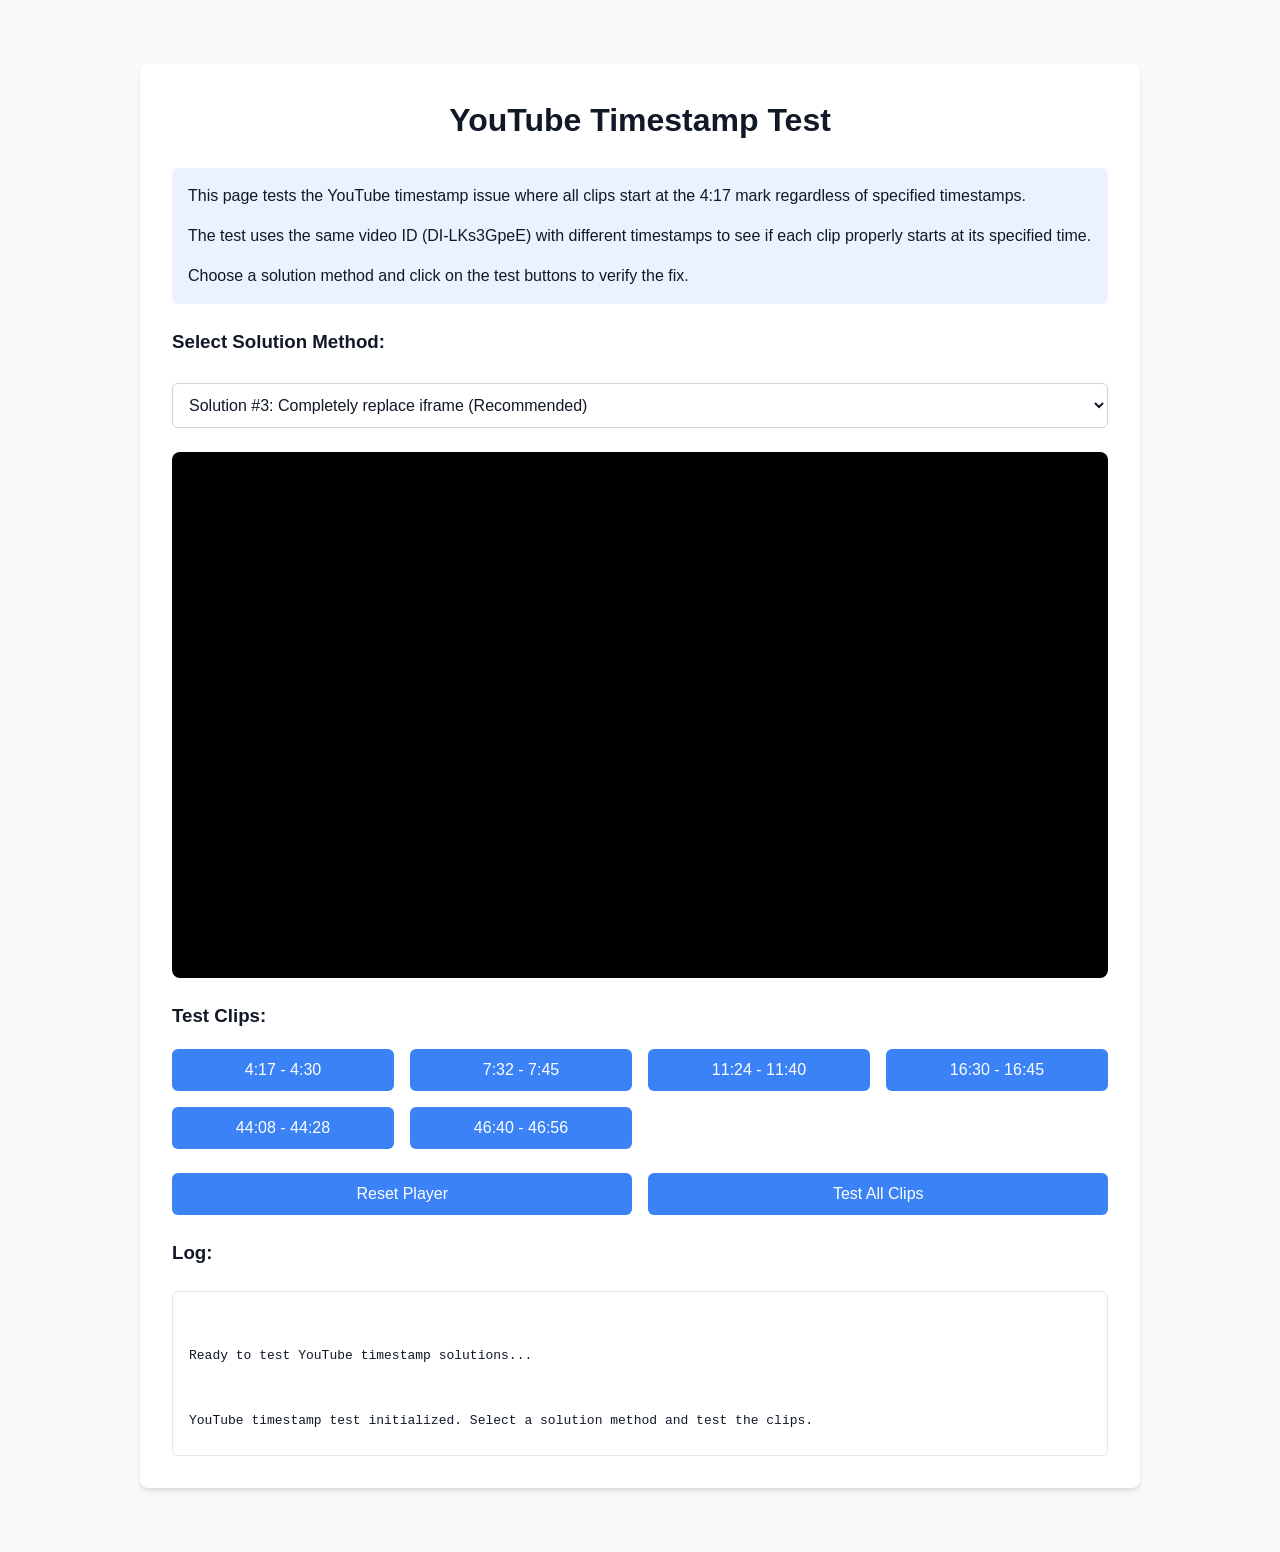
<file: test/timestamp-test.html>
<!DOCTYPE html>
<html lang="en">
<head>
    <meta charset="UTF-8">
    <meta name="viewport" content="width=device-width, initial-scale=1.0">
    <title>YouTube Timestamp Test - Watch it!</title>
    <style>
        :root {
            --primary-color: #3B82F6;
            --bg-color: #f9fafb;
            --card-bg: #ffffff;
            --text-color: #111827;
            --border-color: #e5e7eb;
            --success-color: #10b981;
            --error-color: #ef4444;
            --input-bg: #ffffff;
            --input-border: #d1d5db;
        }

        @media (prefers-color-scheme: dark) {
            :root {
                --bg-color: #111827;
                --card-bg: #1f2937;
                --text-color: #f9fafb;
                --border-color: #374151;
                --input-bg: #374151;
                --input-border: #4b5563;
            }
        }

        body {
            font-family: -apple-system, BlinkMacSystemFont, "Segoe UI", Roboto, Helvetica, Arial, sans-serif;
            background-color: var(--bg-color);
            color: var(--text-color);
            line-height: 1.5;
            padding: 2rem;
            max-width: 1000px;
            margin: 0 auto;
        }

        .container {
            background-color: var(--card-bg);
            border-radius: 0.5rem;
            box-shadow: 0 4px 6px -1px rgba(0, 0, 0, 0.1), 0 2px 4px -1px rgba(0, 0, 0, 0.06);
            padding: 2rem;
            margin: 2rem auto;
        }

        h1, h2, h3 {
            color: var(--text-color);
            margin-top: 0;
        }

        h1 {
            text-align: center;
            margin-bottom: 1.5rem;
        }

        .test-controls {
            display: flex;
            gap: 1rem;
            margin-bottom: 1.5rem;
            flex-wrap: wrap;
        }

        button {
            background-color: var(--primary-color);
            color: white;
            border: none;
            border-radius: 0.375rem;
            padding: 0.75rem 1.5rem;
            font-size: 1rem;
            font-weight: 500;
            cursor: pointer;
            transition: background-color 0.2s;
            flex-grow: 1;
        }

        button:hover {
            background-color: #2563eb;
        }

        button:disabled {
            opacity: 0.7;
            cursor: not-allowed;
        }

        .viewer-container {
            width: 100%;
            margin-bottom: 1.5rem;
            position: relative;
            overflow: hidden;
            padding-top: 56.25%; /* 16:9 Aspect Ratio */
            border-radius: 0.5rem;
            background-color: #000;
        }

        iframe {
            position: absolute;
            top: 0;
            left: 0;
            width: 100%;
            height: 100%;
            border: none;
        }

        .test-info {
            background-color: rgba(59, 130, 246, 0.1);
            border-radius: 0.375rem;
            padding: 1rem;
            margin-bottom: 1.5rem;
        }

        .test-info p {
            margin-top: 0;
            margin-bottom: 1rem;
        }

        .test-info p:last-child {
            margin-bottom: 0;
        }

        .log-container {
            background-color: var(--input-bg);
            border: 1px solid var(--border-color);
            border-radius: 0.375rem;
            padding: 1rem;
            margin-top: 1.5rem;
            max-height: 300px;
            overflow-y: auto;
            font-family: monospace;
            white-space: pre-wrap;
        }

        .log-entry {
            margin-bottom: 0.5rem;
            line-height: 1.4;
        }

        .log-entry.success {
            color: var(--success-color);
        }

        .log-entry.error {
            color: var(--error-color);
        }

        .test-buttons-container {
            display: grid;
            grid-template-columns: repeat(auto-fill, minmax(200px, 1fr));
            gap: 1rem;
            margin-bottom: 1.5rem;
        }

        .solution-selector {
            margin-bottom: 1.5rem;
        }

        select {
            width: 100%;
            padding: 0.75rem;
            border: 1px solid var(--input-border);
            border-radius: 0.375rem;
            background-color: var(--input-bg);
            color: var(--text-color);
            font-size: 1rem;
            margin-top: 0.5rem;
        }
    </style>
</head>
<body>
    <div class="container">
        <h1>YouTube Timestamp Test</h1>

        <div class="test-info">
            <p>This page tests the YouTube timestamp issue where all clips start at the 4:17 mark regardless of specified timestamps.</p>
            <p>The test uses the same video ID (DI-LKs3GpeE) with different timestamps to see if each clip properly starts at its specified time.</p>
            <p>Choose a solution method and click on the test buttons to verify the fix.</p>
        </div>

        <div class="solution-selector">
            <h3>Select Solution Method:</h3>
            <select id="solution-selector">
                <option value="0">No Solution (Original Issue)</option>
                <option value="1">Solution #1: Add unique URL parameter</option>
                <option value="2">Solution #2: Force reload with timestamp</option>
                <option value="3" selected>Solution #3: Completely replace iframe (Recommended)</option>
            </select>
        </div>

        <div class="viewer-container">
            <iframe id="viewer" src="about:blank" allowfullscreen></iframe>
        </div>

        <h3>Test Clips:</h3>
        <div class="test-buttons-container">
            <button class="test-button" data-start="257" data-end="270">4:17 - 4:30</button>
            <button class="test-button" data-start="452" data-end="465">7:32 - 7:45</button>
            <button class="test-button" data-start="684" data-end="700">11:24 - 11:40</button>
            <button class="test-button" data-start="990" data-end="1005">16:30 - 16:45</button>
            <button class="test-button" data-start="2648" data-end="2668">44:08 - 44:28</button>
            <button class="test-button" data-start="2800" data-end="2816">46:40 - 46:56</button>
        </div>

        <div class="test-controls">
            <button id="reset-button">Reset Player</button>
            <button id="test-all-button">Test All Clips</button>
        </div>

        <h3>Log:</h3>
        <div class="log-container" id="log">
            <div class="log-entry">Ready to test YouTube timestamp solutions...</div>
        </div>
    </div>

    <script>
        document.addEventListener('DOMContentLoaded', function() {
            const viewer = document.getElementById('viewer');
            const solutionSelector = document.getElementById('solution-selector');
            const resetButton = document.getElementById('reset-button');
            const testAllButton = document.getElementById('test-all-button');
            const testButtons = document.querySelectorAll('.test-button');
            const logContainer = document.getElementById('log');
            
            // YouTube video ID to test with
            const videoId = 'DI-LKs3GpeE';
            
            // Function to log messages
            function log(message, type = 'info') {
                const entry = document.createElement('div');
                entry.className = `log-entry ${type}`;
                entry.textContent = message;
                logContainer.appendChild(entry);
                logContainer.scrollTop = logContainer.scrollHeight;
            }
            
            // Function to reset the player
            function resetPlayer() {
                viewer.src = 'about:blank';
                log('Player reset', 'success');
            }
            
            // Solution 1: Add unique URL parameter
            function loadVideoSolution1(start, end) {
                const timestamp = Date.now();
                const embedUrl = `https://www.youtube.com/embed/${videoId}?rel=0&enablejsapi=1&start=${start}&end=${end}&unique=${timestamp}`;
                
                log(`Loading clip with Solution #1: ${formatTime(start)} - ${formatTime(end)}`);
                viewer.src = embedUrl;
                
                return embedUrl;
            }
            
            // Solution 2: Force reload with timestamp
            function loadVideoSolution2(start, end) {
                const timestamp = Date.now();
                const embedUrl = `https://www.youtube.com/embed/${videoId}?rel=0&enablejsapi=1&start=${start}&end=${end}&t=${timestamp}`;
                
                log(`Loading clip with Solution #2: ${formatTime(start)} - ${formatTime(end)}`);
                
                // Two-step process: first set to empty, then set to the new URL
                viewer.src = 'about:blank';
                setTimeout(() => {
                    viewer.src = embedUrl;
                }, 100);
                
                return embedUrl;
            }
            
            // Solution 3: Completely replace iframe
            function loadVideoSolution3(start, end) {
                log(`Loading clip with Solution #3: ${formatTime(start)} - ${formatTime(end)}`);
                
                // Get the parent of the iframe
                const parent = viewer.parentNode;
                
                // Remove the old iframe
                parent.removeChild(viewer);
                
                // Create a new iframe
                const newViewer = document.createElement('iframe');
                newViewer.id = 'viewer';
                
                // Construct URL with parameters
                const embedUrl = `https://www.youtube.com/embed/${videoId}?rel=0&enablejsapi=1&start=${start}&end=${end}&cb=${Date.now()}`;
                
                // Set attributes and source
                newViewer.setAttribute('src', embedUrl);
                newViewer.setAttribute('allowfullscreen', 'true');
                
                // Add the new iframe to the DOM
                parent.appendChild(newViewer);
                
                // Update the viewer reference
                window.viewer = document.getElementById('viewer');
                
                return embedUrl;
            }
            
            // Function to load video with selected solution
            function loadVideo(start, end) {
                const solution = parseInt(solutionSelector.value, 10);
                
                switch(solution) {
                    case 1:
                        return loadVideoSolution1(start, end);
                    case 2:
                        return loadVideoSolution2(start, end);
                    case 3:
                        return loadVideoSolution3(start, end);
                    default:
                        // No solution: Direct embed
                        const embedUrl = `https://www.youtube.com/embed/${videoId}?rel=0&start=${start}&end=${end}`;
                        log(`Loading clip with NO solution: ${formatTime(start)} - ${formatTime(end)}`);
                        viewer.src = embedUrl;
                        return embedUrl;
                }
            }
            
            // Format seconds to MM:SS
            function formatTime(seconds) {
                const minutes = Math.floor(seconds / 60);
                const remainingSeconds = seconds % 60;
                return `${minutes}:${remainingSeconds.toString().padStart(2, '0')}`;
            }
            
            // Test all clips in sequence
            function testAllClips() {
                resetPlayer();
                log('Starting test of all clips in sequence...', 'success');
                
                const buttons = Array.from(testButtons);
                let index = 0;
                
                function testNext() {
                    if (index < buttons.length) {
                        const button = buttons[index];
                        const start = parseInt(button.dataset.start, 10);
                        const end = parseInt(button.dataset.end, 10);
                        
                        setTimeout(() => {
                            loadVideo(start, end);
                            index++;
                            
                            // Wait for the clip duration plus a buffer before playing the next clip
                            const duration = (end - start) + 2; // Add 2 seconds buffer
                            setTimeout(testNext, duration * 1000);
                        }, 1000); // Wait 1 second before starting each clip
                    } else {
                        log('All clips tested!', 'success');
                    }
                }
                
                testNext();
            }
            
            // Add event listeners
            resetButton.addEventListener('click', resetPlayer);
            
            testAllButton.addEventListener('click', function() {
                testAllClips();
            });
            
            testButtons.forEach(button => {
                button.addEventListener('click', function() {
                    const start = parseInt(this.dataset.start, 10);
                    const end = parseInt(this.dataset.end, 10);
                    loadVideo(start, end);
                });
            });
            
            solutionSelector.addEventListener('change', function() {
                resetPlayer();
                log(`Solution method changed to: ${this.options[this.selectedIndex].text}`);
            });
            
            // Initialize
            log('YouTube timestamp test initialized. Select a solution method and test the clips.');
        });
    </script>
</body>
</html>
</file>
<file: styles.css>
:root {
    --bg-primary: #ffffff;
    --bg-secondary: #f8f9fa;
    --bg-tertiary: #f0f0f0;
    --text-primary: #333333;
    --text-secondary: #555555;
    --accent-primary: #3B82F6;  /* Updated to a more subtle blue */
    --accent-secondary: #3B82F6; /* Same as primary for consistency */
    --card-bg: #ffffff;
    --card-shadow: 0 4px 8px rgba(0, 0, 0, 0.08);
    --border-color: #eaeaea;
    --resizer-color: #dcdcdc;
    --resizer-hover: #cccccc;
    --feedback-bg: rgba(0, 0, 0, 0.75);
    --feedback-text: #ffffff;
    --input-bg: #ffffff;
    --input-border: #dedede;
    --video-title-bg: #f2f2f2;
    --video-title-border: #e5e5e5;
    --button-text: #666666;      /* New variable for button text */
    --button-border: #3B82F6;    /* New variable for button borders */
    --button-hover-bg: rgba(59, 130, 246, 0.05); /* New variable for button hover */
}

[data-theme="dark"] {
    --bg-primary: #1e1e1e;
    --bg-secondary: #252525;
    --bg-tertiary: #2d2d2d;
    --text-primary: #e0e0e0;
    --text-secondary: #b0b0b0;
    --accent-primary: #60A5FA; /* Lighter blue for dark mode */
    --accent-secondary: #60A5FA;
    --card-bg: #333333;
    --card-shadow: 0 4px 8px rgba(0, 0, 0, 0.2);
    --border-color: #444444;
    --resizer-color: #444444;
    --resizer-hover: #555555;
    --feedback-bg: rgba(255, 255, 255, 0.85);
    --feedback-text: #000000;
    --input-bg: #333333;
    --input-border: #555555;
    --video-title-bg: #2a2a2a;
    --video-title-border: #3a3a3a;
    --button-text: #b0b0b0;     /* Button text color for dark mode */
    --button-border: #60A5FA;   /* Button border color for dark mode */
    --button-hover-bg: rgba(96, 165, 250, 0.1); /* Button hover for dark mode */
}

* {
    box-sizing: border-box;
    transition: background-color 0.3s, color 0.3s;
}

body {
    margin: 0;
    padding: 0;
    font-family: 'Inter', -apple-system, BlinkMacSystemFont, "Segoe UI", Roboto, sans-serif;
    height: 100vh;
    display: flex;
    overflow: hidden;
    background-color: var(--bg-primary);
    color: var(--text-primary);
}

#left-panel {
    width: 30%;
    height: 100%;
    background-color: var(--bg-secondary);
    overflow-y: auto;
    padding: 1.5rem;
    box-sizing: border-box;
    display: flex;
    flex-direction: column;
    box-shadow: 0 0 10px rgba(0, 0, 0, 0.05);
    position: relative;
    z-index: 10;
    min-width: 300px; /* Fixed minimum width to prevent title wrapping */
}

#right-panel {
    width: 70%;
    height: 100%;
    background-color: var(--bg-tertiary);
    overflow: hidden;
    display: flex;
    align-items: center;
    justify-content: center;
}

#resizer {
    width: 6px;
    height: 100%;
    background-color: var(--resizer-color);
    cursor: col-resize;
    position: relative;
}

#resizer:hover {
    background-color: var(--resizer-hover);
}

#resizer::after {
    content: "";
    position: absolute;
    top: 50%;
    left: 50%;
    transform: translate(-50%, -50%);
    width: 2px;
    height: 30px;
    background-color: var(--border-color);
    border-radius: 2px;
}

.header-container {
    display: flex;
    justify-content: space-between;
    align-items: flex-start; /* Align to top to match the title */
    width: 100%;
    margin-bottom: 0.5rem; /* Reduced from 1rem to 0.5rem */
}

.title-container {
    display: flex;
    flex-direction: column;
}

h1 {
    margin-top: 0;
    margin-bottom: 0.7rem; /* Reduced to make attribution closer */
    font-weight: 600;
    display: flex;
    align-items: center;
    justify-content: flex-start;
    flex-wrap: nowrap;
    width: 100%;
}

h1 .title-text {
    white-space: nowrap;
    font-size: 1.6rem;
}

#url-input {
    width: 100%;
    height: 120px;
    margin-bottom: 1rem;
    resize: vertical;
    padding: 0.8rem;
    border-radius: 8px;
    border: 1px solid var(--input-border);
    font-family: inherit;
    background-color: var(--input-bg);
    color: var(--text-primary);
    font-size: 0.9rem;
    line-height: 1.5;
}

#url-input:focus {
    outline: none;
    border-color: var(--accent-primary);
    box-shadow: 0 0 0 2px rgba(77, 97, 252, 0.2);
}

/* Rich text editor styles */
#editor-container {
    margin-bottom: 1rem;
    border-radius: 8px;
    overflow: hidden;
    border: 1px solid var(--input-border);
    background-color: var(--input-bg);
}

#editor-container:focus-within {
    border-color: var(--accent-primary);
    box-shadow: 0 0 0 2px rgba(77, 97, 252, 0.2);
}

#editor-toolbar {
    display: flex;
    justify-content: center;
}

.ql-formats {
    display: inline-flex;
    justify-content: center;
}

#rich-editor {
    height: 120px;
    font-family: 'Inter', -apple-system, BlinkMacSystemFont, "Segoe UI", Roboto, sans-serif;
    font-size: 0.9rem;
}

.ql-toolbar.ql-snow {
    border: none;
    border-bottom: 1px solid var(--input-border);
    padding: 6px;
    background-color: var(--bg-tertiary);
    text-align: center;
}

.ql-container.ql-snow {
    border: none;
    border-radius: 0 0 8px 8px; /* Match the editor container's border radius at the bottom */
}

.ql-editor {
    padding: 0.8rem;
    min-height: 120px;
    color: var(--text-primary);
    background-color: var(--input-bg);
}

.ql-editor p {
    margin-bottom: 0.5rem;
}

#editor-tooltip {
    font-size: 0.8rem;
    margin-bottom: 0.5rem;
    color: var(--text-secondary);
    opacity: 0.8;
    line-height: 1.3;
}

/* Dark theme compatibility for Quill editor */
[data-theme="dark"] .ql-toolbar.ql-snow {
    background-color: var(--bg-tertiary);
}

[data-theme="dark"] .ql-toolbar .ql-stroke {
    stroke: var(--text-secondary);
}

[data-theme="dark"] .ql-toolbar .ql-fill {
    fill: var(--text-secondary);
}

[data-theme="dark"] .ql-toolbar .ql-picker {
    color: var(--text-secondary);
}

[data-theme="dark"] .ql-editor.ql-blank::before {
    color: var(--text-secondary);
    opacity: 0.6;
}

/* Quill button tooltips */
.quill-button, .quill-select-container {
    position: relative;
}

.quill-button .custom-tooltip, 
.quill-select-container .custom-tooltip {
    bottom: -28px;
    font-size: 11px;
    white-space: nowrap;
    z-index: 200;
}

.input-section {
    transition: all 0.3s ease;
}

.input-section.hidden {
    display: none;
}

.edit-share-container {
    margin-bottom: 1rem;
    gap: 10px;
    width: 100%;
    display: none; /* Hidden by default, shown after content is loaded */
}

/* Ensure all buttons have consistent styling */
#go-button, 
#get-link-button, 
#new-links-button, 
#share-links-button {
    height: 38px;
    max-height: 40px;
    line-height: normal;
    box-sizing: border-box;
    overflow: hidden;
    flex: 1;
    font-size: 0.9rem;
    font-weight: 500;
    padding: 0 1rem;
}

.button-container {
    display: flex;
    gap: 0.8rem;
    margin-bottom: 1rem;
}

button {
    padding: 0.7rem 1rem;
    border-radius: 8px;
    font-weight: 500;
    font-size: 0.9rem;
    border: none;
    cursor: pointer;
    transition: all 0.2s;
    flex: 1;
    height: 38px;
    max-height: 40px;
    line-height: 1;
}

/* Very understated button styles with blue outlines - for standard buttons */
#get-link-button, #new-links-button, #share-links-button {
    background-color: transparent;
    color: var(--button-text);
    border: 1px solid var(--button-border);
    box-shadow: none;
    transition: all 0.2s ease;
    font-weight: normal;
    letter-spacing: 0.01em;
}

#get-link-button:hover, #new-links-button:hover, #share-links-button:hover {
    background-color: var(--button-hover-bg);
    color: var(--accent-primary);
    transform: translateY(-1px);
    box-shadow: 0 1px 2px rgba(0, 0, 0, 0.05);
}

#get-link-button:active, #new-links-button:active, #share-links-button:active {
    background-color: var(--button-hover-bg);
    opacity: 0.8;
    transform: translateY(0);
}

/* Go button with bold text */
#go-button {
    background-color: rgba(0, 0, 0, 0.05); /* Light gray background like icons */
    color: var(--text-secondary); /* Gray text */
    border: none; /* No outline */
    box-shadow: none;
    transition: all 0.2s ease;
    font-weight: 700; /* Bold text */
    letter-spacing: 0.01em;
}

#go-button:hover {
    background-color: rgba(59, 130, 246, 0.1); /* Light blue background on hover */
    color: var(--accent-primary); /* Blue text on hover */
    transform: translateY(-1px);
    border: none; /* Ensure no border appears */
}

#go-button:active {
    transform: translateY(0);
    opacity: 0.9;
}

/* Dark mode styles for Go button */
[data-theme="dark"] #go-button {
    background-color: rgba(255, 255, 255, 0.1); /* Dark mode light gray */
    color: var(--text-secondary); /* Gray text */
}

[data-theme="dark"] #go-button:hover {
    background-color: rgba(96, 165, 250, 0.15); /* Blue hover in dark mode */
    color: var(--accent-primary); /* Blue text on hover */
}

#title-fetch-feedback {
    display: none;
    background-color: rgba(236, 253, 241, 0.98); /* Very light green background, more opaque */
    color: #0c652f; /* Dark green text */
    padding: 0.5rem 0.8rem;
    border-radius: 8px;
    text-align: center;
    font-weight: 600; /* Slightly bolder text */
    box-shadow: 0 4px 15px rgba(0, 0, 0, 0.15); /* Stronger shadow */
    position: fixed; /* Use fixed to not affect layout flow */
    top: 20px; /* Position from top */
    left: 50%; /* Center horizontally */
    transform: translateX(-50%); /* Center alignment */
    z-index: 10000; /* Higher than the modal */
    min-width: 100px;
    max-width: 90%;
    pointer-events: none; /* Ensure it doesn't interfere with clicking */
    will-change: transform, opacity;
    border: 1px solid rgba(209, 250, 229, 0.7); /* Subtle border */
    font-size: 0.9rem; /* Slightly smaller text */
}

#clipboard-feedback {
    display: none;
    background-color: rgba(236, 253, 241, 0.98); /* Very light green background, more opaque */
    color: #0c652f; /* Dark green text */
    padding: 0.7rem 1.1rem; /* Increased padding */
    border-radius: 6px;
    text-align: center;
    font-weight: 600; /* Slightly bolder text */
    box-shadow: 0 4px 8px rgba(0, 0, 0, 0.15); /* Subtle shadow */
    position: absolute; /* Position relative to the share button */
    bottom: -60px; /* Position it further below the button */
    left: 50%; 
    transform: translateX(-50%); /* Center it horizontally with the button */
    z-index: 100; /* Similar to tooltip z-index */
    width: auto;
    white-space: nowrap;
    pointer-events: none; /* Ensure it doesn't interfere with clicking */
    will-change: opacity;
    border: 1px solid rgba(209, 250, 229, 0.7); /* Subtle border */
    font-size: 1rem; /* Standard size */
}

/* Dark mode adjustment for feedback messages */
[data-theme="dark"] #clipboard-feedback,
[data-theme="dark"] #title-fetch-feedback {
    background-color: rgba(209, 250, 229, 0.98); /* Slightly darker in dark mode, more opaque */
    color: #065f46; /* Darker green text in dark mode */
    box-shadow: 0 4px 15px rgba(0, 0, 0, 0.35); /* Stronger shadow for dark mode */
    border: 1px solid rgba(150, 240, 200, 0.5); /* Adjusted border for dark mode */
}

/* Dark mode adjustment for modal content */
[data-theme="dark"] .modal-content {
    box-shadow: 0 10px 25px rgba(0, 0, 0, 0.25);
}

/* Dark mode for modal feedback */
[data-theme="dark"] #modal-title-feedback,
[data-theme="dark"] #signin-modal-feedback,
[data-theme="dark"] #signup-modal-feedback,
[data-theme="dark"] #reset-password-modal-feedback {
    background-color: rgba(209, 250, 229, 0.98);
    color: #065f46;
    box-shadow: 0 4px 15px rgba(0, 0, 0, 0.35);
    border: 1px solid rgba(150, 240, 200, 0.5);
}

@keyframes fadeIn {
    from { 
        opacity: 0; 
        transform: translateX(-50%) translateY(-10px); 
    }
    to { 
        opacity: 1; 
        transform: translateX(-50%) translateY(0); 
    }
}

@keyframes fadeOut {
    from { 
        opacity: 1; 
        transform: translateX(-50%) translateY(0); 
    }
    to { 
        opacity: 0; 
        transform: translateX(-50%) translateY(10px); 
    }
}

@keyframes modalFeedbackIn {
    from { 
        opacity: 0; 
        transform: translateX(-50%) translateY(-10px);
    }
    to { 
        opacity: 1; 
        transform: translateX(-50%) translateY(0);
    }
}

@keyframes modalFeedbackOut {
    from { 
        opacity: 1; 
        transform: translateX(-50%) translateY(0);
    }
    to { 
        opacity: 0; 
        transform: translateX(-50%) translateY(-10px);
    }
}

.link-card, .text-card, .header-card {
    background-color: var(--card-bg);
    padding: 1rem;
    margin-bottom: 0.8rem;
    border-radius: 8px;
    box-shadow: var(--card-shadow);
    word-break: break-word;
    border: 1px solid var(--border-color);
    transition: all 0.2s;
    position: relative;
    font-size: 0.85rem;
    color: var(--text-secondary);
}

/* Section styles */
.section-card {
    margin-bottom: 0 !important;
    border-bottom: none !important;
}

.section-card-first {
    border-radius: 8px 8px 0 0 !important;
}

.section-card-middle {
    border-radius: 0 !important;
    border-top: none !important;
    border-bottom: 1px solid rgba(0, 0, 0, 0.07) !important; /* Slightly more visible separator */
}

.section-card-last {
    border-radius: 0 0 8px 8px !important;
    border-top: none !important;
    margin-bottom: 0.8rem !important;
}

/* Break styles */
.break-spacer {
    height: 0.8rem; /* Same as normal card margin-bottom */
    width: 100%;
    display: block;
    background: transparent;
}

.link-card {
    cursor: pointer;
    display: flex;
    align-items: center;
}

.text-card {
    line-height: 1.6;
    font-weight: normal;
    cursor: default;
    text-align: justify; /* Default justified text */
    hyphens: auto;
    letter-spacing: 0.01em;
    word-spacing: 0.02em;
}

/* Special classes for spoiler-containing cards */
.text-card.has-spoiler {
    text-align: left; /* When card has a hidden spoiler */
}

.text-card.has-revealed-spoiler {
    text-align: justify; /* When spoiler is revealed */
}

/* Rich text formatting styles for text cards */
.text-card strong, .text-card b {
    font-weight: bold;
}

.text-card em, .text-card i {
    font-style: italic;
}

.text-card u {
    text-decoration: underline;
}

.text-card s, .text-card strike {
    text-decoration: line-through;
}

/* Keep card spacing consistent whether there are multiple paragraphs or not */
.text-card p {
    margin: 0 0 0.7rem 0;
}

.text-card p:last-child {
    margin-bottom: 0;
}

.header-card {
    background-color: var(--video-title-bg);
    border-color: var(--video-title-border);
    font-weight: 500;
    line-height: 1.4;
    font-size: 0.9rem;
    color: var(--text-primary);
    cursor: default;
    margin-top: 1rem;
    margin-bottom: 0.5rem;
    text-align: left;
}

.link-card:hover {
    box-shadow: 0 6px 12px rgba(0, 0, 0, 0.1);
    transform: translateY(-2px);
}

.link-card:active {
    transform: translateY(0);
}

.card-number {
    display: inline-block;
    min-width: 1.2rem;
    margin-right: 0.35rem;
    color: var(--accent-primary);
    font-weight: 500;
    opacity: 0.8;
}

.card-play-button {
    display: inline-flex;
    align-items: center;
    justify-content: center;
    width: 1.4rem;
    height: 1.4rem;
    margin-right: 0.5rem;
    border-radius: 50%;
    color: white;
    background-color: var(--accent-primary);
    font-size: 0.6rem;
    opacity: 0.85;
    position: relative;
}

/* Subtle adjustment of the play button icon position */
.card-play-button::after {
    content: "▶";
    position: absolute;
    transform: translate(1px, -1px); /* Tiny shift up and right */
}

.card-content-container {
    flex: 1;
    display: flex;
    flex-direction: column;
}

.content-group {
    display: flex;
    flex-direction: column;
    flex: 1;
}

.card-content {
    flex: 1;
}

.card-context {
    display: block;
    font-size: 0.8rem;
    font-style: italic;
    color: var(--text-secondary);
    margin-bottom: 0.2rem;
    padding-left: 0; /* Ensure perfect alignment with timestamps */
    text-align: left;
}

.link-card.active {
    border-color: var(--accent-primary) !important;
    border: 1px solid var(--accent-primary) !important;
}

.link-card.active .card-number,
.link-card.active .card-play-button {
    opacity: 1;
}

/* Fix active section cards to ensure border is visible */
.link-card.active.section-card {
    z-index: 1; /* Ensure active card is above other cards */
}

.link-card.active.section-card-first {
    border-bottom: 1px solid var(--accent-primary) !important;
}

.link-card.active.section-card-middle {
    border-top: 1px solid var(--accent-primary) !important;
    border-bottom: 1px solid var(--accent-primary) !important;
}

.link-card.active.section-card-last {
    border-top: 1px solid var(--accent-primary) !important;
}

.video-title {
    background-color: var(--video-title-bg);
    padding: 0.7rem 1rem;
    margin-top: 1.5rem;
    margin-bottom: 0.5rem;
    border-radius: 8px;
    font-weight: 500;
    font-size: 0.9rem;
    border: 1px solid var(--video-title-border);
    color: var(--text-primary);
    position: relative;
    line-height: 1.4;
    cursor: pointer;
    transition: all 0.2s;
    text-align: left;
    /* Position relative already declared above */
}

.video-title:hover {
    background-color: var(--video-title-bg);
    box-shadow: 0 0 0 1px var(--accent-primary);
}

.video-title:after {
    content: "✏️";
    font-size: 0.8rem;
    opacity: 0;
    position: absolute;
    right: 1rem;
    top: 50%;
    transform: translateY(-50%);
    transition: opacity 0.2s;
}

.video-title:hover:after {
    opacity: 0.7;
}

.edit-hint {
    font-size: 0.75rem;
    margin-top: -0.3rem;
    margin-bottom: 0.6rem;
    color: var(--text-secondary);
    padding-left: 0.5rem;
    font-style: italic;
    opacity: 0.8;
}

.video-title:first-of-type {
    margin-top: 0;
}

.video-title-edit {
    width: 100%;
    padding: 0.7rem 1rem;
    font-family: inherit;
    font-size: 0.9rem;
    font-weight: 500;
    border-radius: 8px;
    border: 1px solid var(--accent-primary);
    background-color: var(--input-bg);
    color: var(--text-primary);
    outline: none;
    resize: none;
}

iframe {
    width: 100%;
    height: 100%;
    border: none;
    background-color: #000;
}

/* Attribution styles */
.attribution {
    margin-top: -0.4rem;  /* Closer to the title */
    margin-bottom: 0.75rem; /* Reduced to half (from 1.5rem to 0.75rem) */
    font-size: 0.9rem; 
    font-weight: 400; 
    color: var(--text-secondary);
    display: inline-block;
}

.attribution a {
    color: var(--accent-primary); 
    text-decoration: none; 
    font-weight: 500;
}

.attribution a:hover {
    text-decoration: underline;
}

/* Toolbar styles */
.toolbar-container {
    display: flex;
    align-items: center;
    justify-content: space-between;
    flex-wrap: nowrap;
    gap: 0.75rem;
    margin-bottom: 1.2rem;
    background-color: var(--bg-tertiary);
    border-radius: 8px;
    padding: 0.6rem;
    border: 1px solid var(--border-color);
    transition: background-color 0.3s, border-color 0.3s;
    width: 100%;
    min-width: 0;
}

/* Adjust toolbar in dark mode to match Quill */
[data-theme="dark"] .toolbar-container {
    background-color: var(--bg-tertiary);
    border-color: var(--border-color);
}

.toolbar-group {
    display: flex;
    flex-wrap: nowrap;
    gap: 0.5rem;
    flex: 1 1 auto;
    min-width: 0;
    overflow: visible;
}

.toolbar-separator {
    width: 1px;
    height: 24px;
    background-color: var(--text-secondary);
    opacity: 0.25;
    margin: 0 0.25rem;
    align-self: center;
    transition: background-color 0.3s, opacity 0.3s;
}

[data-theme="dark"] .toolbar-separator {
    background-color: var(--text-secondary);
    opacity: 0.3;
}

.toolbar-icon {
    display: flex;
    align-items: center;
    justify-content: center;
    width: clamp(28px, calc(24px + 1.2vw), 40px);
    height: clamp(28px, calc(24px + 1.2vw), 40px);
    border-radius: 6px;
    background-color: transparent;
    border: 1px solid transparent;
    cursor: pointer;
    padding: 0;
    flex-shrink: 1;
    transition: all 0.2s ease, background-color 0.3s, border-color 0.3s;
}

/* Styles for toolbar icon sizes are now controlled by JavaScript 
   to ensure gradual resizing across all browsers */

/* Light mode hover state - gray background without border */
.toolbar-icon:hover {
    background-color: rgba(0, 0, 0, 0.05);
    border-color: transparent;
}

.toolbar-icon:active {
    transform: translateY(1px);
}

/* Dark mode hover states to match Quill */
[data-theme="dark"] .toolbar-icon:hover {
    background-color: rgba(255, 255, 255, 0.1);
    border-color: transparent;
}

.toolbar-icon img {
    width: clamp(16px, calc(14px + 0.7vw), 22px);
    height: clamp(16px, calc(14px + 0.7vw), 22px);
    opacity: 0.75;
    transition: opacity 0.2s, filter 0.3s;
    filter: invert(0);
}

.toolbar-icon:hover img {
    opacity: 1;
}

/* In dark mode, invert the icons to make them visible */
[data-theme="dark"] .toolbar-icon img {
    filter: invert(0.85);
    opacity: 0.85;
}

[data-theme="dark"] .toolbar-icon:hover img {
    opacity: 1;
}

/* Invert YouTube icon in Quill toolbar in dark mode */
[data-theme="dark"] #add-youtube-link svg {
    color: white !important;
	fill: white !important;
	stroke: none !important;
	filter: none !important;
	opacity: 0.85 !important;
}

[data-theme="dark"] #add-youtube-link:hover svg {
    color: rgb(0, 119, 255) !important;
	fill: rgb(0, 119, 255) !important;
    opacity: 1;
}

/* YouTube button styles - removed text, now just icon */

/* Override inversion for theme icons to ensure visibility */
[data-theme="dark"] .theme-icon-dark {
    filter: invert(1) !important;
}

/* Special handling for theme toggle icon tooltip */
#theme-toggle-icon {
    position: relative;
    overflow: visible !important;
}

#theme-toggle-icon .theme-tooltip {
    /* No additional special styling needed anymore,
       using the standard tooltip styles */
}

/* Custom tooltip styling */
.toolbar-icon {
    position: relative;
}

.custom-tooltip {
    visibility: hidden;
    position: absolute;
    bottom: -32px;
    left: 50%;
    transform: translateX(-50%);
    background-color: rgba(0, 0, 0, 0.85);
    color: white;
    text-align: center;
    padding: 5px 10px;
    border-radius: 6px;
    font-size: clamp(10px, 0.75vw, 12px);
    white-space: nowrap;
    opacity: 0;
    transition: opacity 0.2s, visibility 0.2s;
    z-index: 100;
    font-weight: normal;
    letter-spacing: 0.2px;
    font-family: 'Inter', -apple-system, BlinkMacSystemFont, "Segoe UI", Roboto, sans-serif;
    box-shadow: 0 2px 8px rgba(0, 0, 0, 0.25);
    pointer-events: none; /* Prevent tooltip from interfering with hover */
    max-width: 120px;
    overflow: hidden;
    text-overflow: ellipsis;
}

/* Tooltip arrow */
.custom-tooltip::after {
    content: "";
    position: absolute;
    bottom: 100%;
    left: 50%;
    margin-left: -5px;
    border-width: 5px;
    border-style: solid;
    border-color: transparent transparent rgba(0, 0, 0, 0.8) transparent;
}

/* Show the tooltip on hover */
.toolbar-icon:hover .custom-tooltip,
.quill-button:hover .custom-tooltip,
.quill-select-container:hover .custom-tooltip {
    visibility: visible;
    opacity: 1;
}

/* Dark mode tooltip styling */
[data-theme="dark"] .custom-tooltip {
    background-color: rgba(255, 255, 255, 0.9);
    color: #222;
    box-shadow: 0 2px 8px rgba(0, 0, 0, 0.15);
}

[data-theme="dark"] .custom-tooltip::after {
    border-color: transparent transparent rgba(255, 255, 255, 0.9) transparent;
}

/* Set up theme toggle icon visibility */
.theme-icon-light, .theme-icon-dark {
    position: absolute;
    top: 50%;
    left: 50%;
    transform: translate(-50%, -50%);
    transition: opacity 0.3s ease;
    width: clamp(16px, calc(14px + 0.7vw), 22px);
    height: clamp(16px, calc(14px + 0.7vw), 22px);
}

/* Override styles for theme icons to ensure visibility */
[data-theme="dark"] .theme-icon-dark {
    filter: invert(1) !important;
    opacity: 0.9 !important;
}

[data-theme="dark"] #theme-toggle-icon:hover .theme-icon-dark {
    opacity: 1 !important;
}

/* Duplicate definition removed - now handled above */

/* Default state (light mode): show moon icon (dark mode option) */
.theme-icon-light {
    opacity: 1;
    visibility: visible;
}

.theme-icon-dark {
    opacity: 0;
    visibility: hidden;
}

/* Dark mode state: show sun icon (light mode option) */
[data-theme="dark"] .theme-icon-light {
    opacity: 0;
    visibility: hidden;
}

[data-theme="dark"] .theme-icon-dark {
    opacity: 1;
    visibility: visible;
}

/* Modal styles */
.modal {
    display: none;
    position: fixed;
    z-index: 9900; /* Lower than the feedback messages (10000) */
    left: 0;
    top: 0;
    width: 100%;
    height: 100%;
    background-color: rgba(0, 0, 0, 0.5);
    align-items: center;
    justify-content: center;
}

.modal-content {
    background-color: var(--card-bg);
    border-radius: 10px;
    box-shadow: 0 10px 25px rgba(0, 0, 0, 0.1);
    width: 650px;
    max-width: 90%;
    animation: modalFadeIn 0.2s ease;
    border: 1px solid var(--border-color);
    position: relative; /* For absolute positioning of feedback */
}

/* Modal feedback message */
#modal-title-feedback, 
#signin-modal-feedback, 
#signup-modal-feedback,
#reset-password-modal-feedback {
    position: absolute;
    top: -50px;
    left: 50%;
    transform: translateX(-50%);
    background-color: rgba(236, 253, 241, 0.98); /* Green background */
    color: #0c652f; /* Dark green text */
    padding: 0.7rem 1.2rem;
    border-radius: 8px;
    text-align: center;
    font-weight: 600;
    min-width: 220px;
    box-shadow: 0 4px 15px rgba(0, 0, 0, 0.15);
    z-index: 10000;
    display: none;
    border: 1px solid rgba(209, 250, 229, 0.7);
}

@keyframes modalFadeIn {
    from { 
        opacity: 0;
        transform: translateY(-20px) scale(0.95);
    }
    to { 
        opacity: 1;
        transform: translateY(0) scale(1);
    }
}

.modal-header {
    display: flex;
    justify-content: space-between;
    align-items: center;
    padding: 24px 32px;
    border-bottom: 1px solid var(--border-color);
}

.modal-header h3 {
    margin: 0;
    font-size: 18px;
    font-weight: 500;
    color: var(--text-primary);
}

.modal-body {
    padding: 32px;
}

.form-group {
    margin-bottom: 32px;
}

.form-group label {
    display: block;
    margin-bottom: 10px;
    font-size: 16px;
    color: var(--text-primary);
    font-weight: 500;
}

.form-group input {
    width: 100%;
    padding: 12px 16px;
    border-radius: 8px;
    border: 1px solid var(--input-border);
    background-color: var(--input-bg);
    color: var(--text-primary);
    font-size: 15px;
    line-height: 1.5;
}

.form-group input:focus {
    outline: none;
    border-color: var(--accent-primary);
    box-shadow: 0 0 0 3px rgba(59, 130, 246, 0.25);
    transition: all 0.2s ease;
}

/* Make placeholder text lighter */
::placeholder {
    color: var(--text-secondary);
    opacity: 0.5;
}

/* Context group with Line Break button */
.context-group {
    margin-bottom: 32px;
}

.context-input-container {
    display: flex;
    gap: 20px;
    align-items: center;
    width: 100%;
    margin-top: 6px;
}

.context-input-container input {
    flex: 1;
    min-width: 0; /* Allow the input to shrink below its content size */
}

.context-input-container button {
    width: 30%;
    height: auto;
    padding: 12px 8px;
    margin: 0;
    flex: 0 0 30%; /* Exact 30% width, don't grow or shrink */
    min-width: 120px; /* Ensure minimum width */
    font-size: 15px;
    border-radius: 8px;
}

.modal-actions {
    display: flex;
    justify-content: flex-end;
    gap: 16px;
    margin-top: 40px;
}

.modal-actions button {
    padding: 12px 24px;
    border-radius: 8px;
    font-size: 16px;
    font-weight: 500;
    cursor: pointer;
    transition: all 0.2s;
}

.time-inputs {
    display: flex;
    gap: 20px;
    margin-bottom: 20px;
}

.time-inputs .form-group {
    flex: 1;
}

.format-note {
    font-size: 0.8rem;
    color: var(--text-secondary);
    margin-top: 6px;
    font-style: italic;
    opacity: 0.8;
}

/* Checkbox styles for auth forms */
.checkbox-group {
    display: flex;
    align-items: center;
    gap: 10px;
    margin-bottom: 20px;
}

.checkbox-group input[type="checkbox"] {
    width: auto;
    margin: 0;
    cursor: pointer;
    flex: 0 0 auto;
}

.checkbox-group label {
    margin: 0;
    cursor: pointer;
    font-weight: normal;
    font-size: 15px;
}

/* User info styles for authenticated state */
.user-info {
    display: flex;
    align-items: center;
    gap: 10px;
}

.user-info .username {
    font-weight: 500;
    color: var(--text-primary);
    font-size: 0.9rem;
}

.logout-button {
    background-color: transparent;
    border: none;
    color: var(--accent-primary);
    font-size: 0.85rem;
    padding: 4px 8px;
    cursor: pointer;
    border-radius: 4px;
    font-weight: 500;
    transition: all 0.2s;
    margin-left: 5px;
}

.logout-button:hover {
    background-color: var(--button-hover-bg);
    color: var(--accent-primary);
}

/* Auth form flex layout for remember me and forgot password */
.signin-form-options {
    display: flex;
    justify-content: space-between;
    align-items: center;
    margin-bottom: 20px;
}

.checkbox-group {
    margin-bottom: 0;
}

.forgot-password-container {
    margin: 0;
}

.forgot-password-container a {
    color: var(--accent-primary);
    text-decoration: none;
    font-size: 14px;
    transition: all 0.2s ease;
}

.forgot-password-container a:hover {
    text-decoration: underline;
    opacity: 0.9;
}

@media (max-width: 600px) {
    .time-inputs {
        flex-direction: column;
        gap: 5px;
    }
    
    .toolbar-container {
        padding: 0.5rem;
        gap: 0.5rem;
        justify-content: flex-start;
    }
    
    .toolbar-group {
        justify-content: flex-start;
    }
    
    .toolbar-separator {
        height: 20px;
    }
    
    .signin-form-options {
        flex-direction: column;
        align-items: flex-start;
        gap: 15px;
    }
    
    .forgot-password-container {
        align-self: flex-end;
    }
}

/* Only allow wrapping at extremely narrow widths */
@media (max-width: 350px) {
    .toolbar-container,
    .toolbar-group {
        flex-wrap: wrap;
    }
}

@media (max-width: 400px) {
    .toolbar-icon {
        width: 30px;
        height: 30px;
    }
    
    .toolbar-icon img, 
    .theme-icon-light, 
    .theme-icon-dark {
        width: 16px;
        height: 16px;
    }
}

.primary-button {
    background-color: var(--accent-primary);
    color: white;
    border: none;
}

.primary-button:hover {
    opacity: 0.9;
}

.secondary-button {
    background-color: rgba(0, 0, 0, 0.05);
    border: none;
    color: var(--button-text);
}

.secondary-button:hover {
    background-color: rgba(0, 0, 0, 0.08);
    color: var(--text-primary);
}

/* Dark mode version */
[data-theme="dark"] .secondary-button {
    background-color: rgba(255, 255, 255, 0.1);
}

[data-theme="dark"] .secondary-button:hover {
    background-color: rgba(255, 255, 255, 0.15);
}

.cancel-button {
    background-color: transparent;
    border: 1px solid var(--border-color);
    color: var(--text-secondary);
}

.cancel-button:hover {
    background-color: var(--bg-tertiary);
}

.close-button {
    background: none;
    border: none;
    font-size: 18px;
    cursor: pointer;
    color: var(--text-secondary);
}

/* Scrollbar styling */
::-webkit-scrollbar {
    width: 8px;
}

::-webkit-scrollbar-track {
    background: var(--bg-secondary);
}

::-webkit-scrollbar-thumb {
    background: var(--border-color);
    border-radius: 4px;
}

::-webkit-scrollbar-thumb:hover {
    background: var(--text-secondary);
}

/* Auth links styling */
.auth-links {
    display: flex;
    justify-content: flex-end;
    align-items: center;
    padding-top: 0.7rem; /* Align with "Watch it!" */
}

/* Base styles for both links */
.auth-links a {
    text-decoration: none;
    opacity: 0.85;
    transition: all 0.2s ease;
    font-size: 0.85rem;
    padding: 0.4rem 0.6rem;
    position: relative;
    font-weight: 500;
    border-radius: 6px;
}

/* Sign in link (gray by default) */
.auth-links a:first-child {
    color: var(--text-secondary);
    margin-right: 0.5rem;
}

/* Sign up link (blue by default) */
.auth-links a:last-child {
    color: var(--accent-primary);
}

/* Hover style for Sign in - gray background */
.auth-links a:first-child:hover {
    opacity: 1;
    background-color: rgba(0, 0, 0, 0.05);
}

/* Hover style for Sign up - blue background */
.auth-links a:last-child:hover {
    opacity: 1;
    background-color: rgba(59, 130, 246, 0.1);
    color: var(--accent-primary);
}

/* Dark mode hover styles */
[data-theme="dark"] .auth-links a:first-child:hover {
    background-color: rgba(255, 255, 255, 0.1);
}

[data-theme="dark"] .auth-links a:last-child:hover {
    background-color: rgba(96, 165, 250, 0.15);
}

/* Add a subtle divider between the links */
.auth-links a:first-child {
    position: relative;
}

.auth-links a:first-child::after {
    content: "";
    position: absolute;
    right: -0.3rem;
    top: 50%;
    transform: translateY(-50%);
    height: 0.8rem;
    width: 1px;
    background-color: var(--text-secondary);
    opacity: 0.4;
}

/* Editor loading states */
.editor-loading-message {
    background-color: #e7f3ff;
    border: 1px solid #b8daff;
    color: #004085;
    padding: 10px;
    margin-bottom: 10px;
    border-radius: 4px;
    text-align: center;
    animation: pulse 1.5s infinite;
}

.editor-error-message {
    background-color: #f8d7da;
    border: 1px solid #f5c6cb;
    color: #721c24;
    padding: 10px;
    margin-bottom: 10px;
    border-radius: 4px;
    text-align: center;
}

.retry-editor-button {
    display: block;
    margin: 10px auto;
    padding: 8px 16px;
    background-color: #4a5568;
    color: white;
    border: none;
    border-radius: 4px;
    cursor: pointer;
    transition: background-color 0.2s;
}

.retry-editor-button:hover {
    background-color: #2d3748;
}

/* Dark mode for editor loading states */
[data-theme="dark"] .editor-loading-message {
    background-color: #1a365d;
    border-color: #2a4365;
    color: #bee3f8;
}

[data-theme="dark"] .editor-error-message {
    background-color: #4a2530;
    border-color: #63171b;
    color: #fbb6ce;
}

[data-theme="dark"] .retry-editor-button {
    background-color: #2d3748;
    color: #e2e8f0;
}

[data-theme="dark"] .retry-editor-button:hover {
    background-color: #4a5568;
}

/* Animation for loading message */
@keyframes pulse {
    0% {
        opacity: 0.6;
    }
    50% {
        opacity: 1;
    }
    100% {
        opacity: 0.6;
    }
}

/* Ensure editor is properly displayed */
.ql-container {
    min-height: 120px;
}

/* Fix for Quill editor visibility issues */
#rich-editor {
    display: block !important; /* Override inline style */
    height: auto;
    min-height: 150px;
    border: none; /* Remove the border that causes the square box */
    border-radius: 0;
    margin-bottom: 0;
}

/* Dark mode compatibility for editor */
html[data-theme="dark"] .ql-toolbar {
    background-color: #2d3748;
    border-color: #4a5568;
}

html[data-theme="dark"] .ql-container {
    background-color: #1a202c;
    border-color: #4a5568;
    color: #e2e8f0;
}

html[data-theme="dark"] .ql-picker-label,
html[data-theme="dark"] .ql-picker-options {
    color: #e2e8f0;
}

html[data-theme="dark"] .ql-toolbar button {
    color: #e2e8f0;
}

html[data-theme="dark"] .ql-toolbar button svg {
    fill: #e2e8f0;
    stroke: #e2e8f0;
}

/* Ensure editor is visible when loaded */
.ql-editor {
    min-height: 150px;
}

/* Spoiler tag styling */
.spoiler {
    display: inline-block;
    background-color: #f1f1f1;
    padding: 4px 10px;
    border-radius: 6px;
    cursor: pointer;
    color: #666;
    font-style: normal;
    font-size: 0.9em;
    transition: all 0.2s ease;
    user-select: none;
    margin: 4px 2px;
    box-shadow: 0 1px 3px rgba(0,0,0,0.1);
    border: 1px solid #e0e0e0;
    white-space: nowrap;
}

.spoiler:hover {
    background-color: #e8e8e8;
    box-shadow: 0 1px 3px rgba(0,0,0,0.15);
}

.spoiler.revealed {
    background-color: #f5f5f5;
    color: #333;
    font-style: normal;
    display: inline;
    text-align: left;
    white-space: normal;
    letter-spacing: 0.01em;
    padding: 3px 8px;
    border-radius: 4px;
}

/* Dark mode spoiler styling */
[data-theme="dark"] .spoiler {
    background-color: #333;
    color: #aaa;
    border-color: #444;
    box-shadow: 0 1px 3px rgba(0,0,0,0.3);
}

[data-theme="dark"] .spoiler:hover {
    background-color: #3a3a3a;
}

[data-theme="dark"] .spoiler.revealed {
    background-color: #2a2a2a;
    color: #ddd;
    display: inline;
    text-align: left;
    white-space: normal;
    letter-spacing: 0.01em;
    padding: 3px 8px;
    border-radius: 4px;
}

/* Dark mode section card separators */
[data-theme="dark"] .section-card-middle {
    border-bottom: 1px solid rgba(255, 255, 255, 0.07) !important; /* Slightly more visible separator for dark mode */
}
</file>
